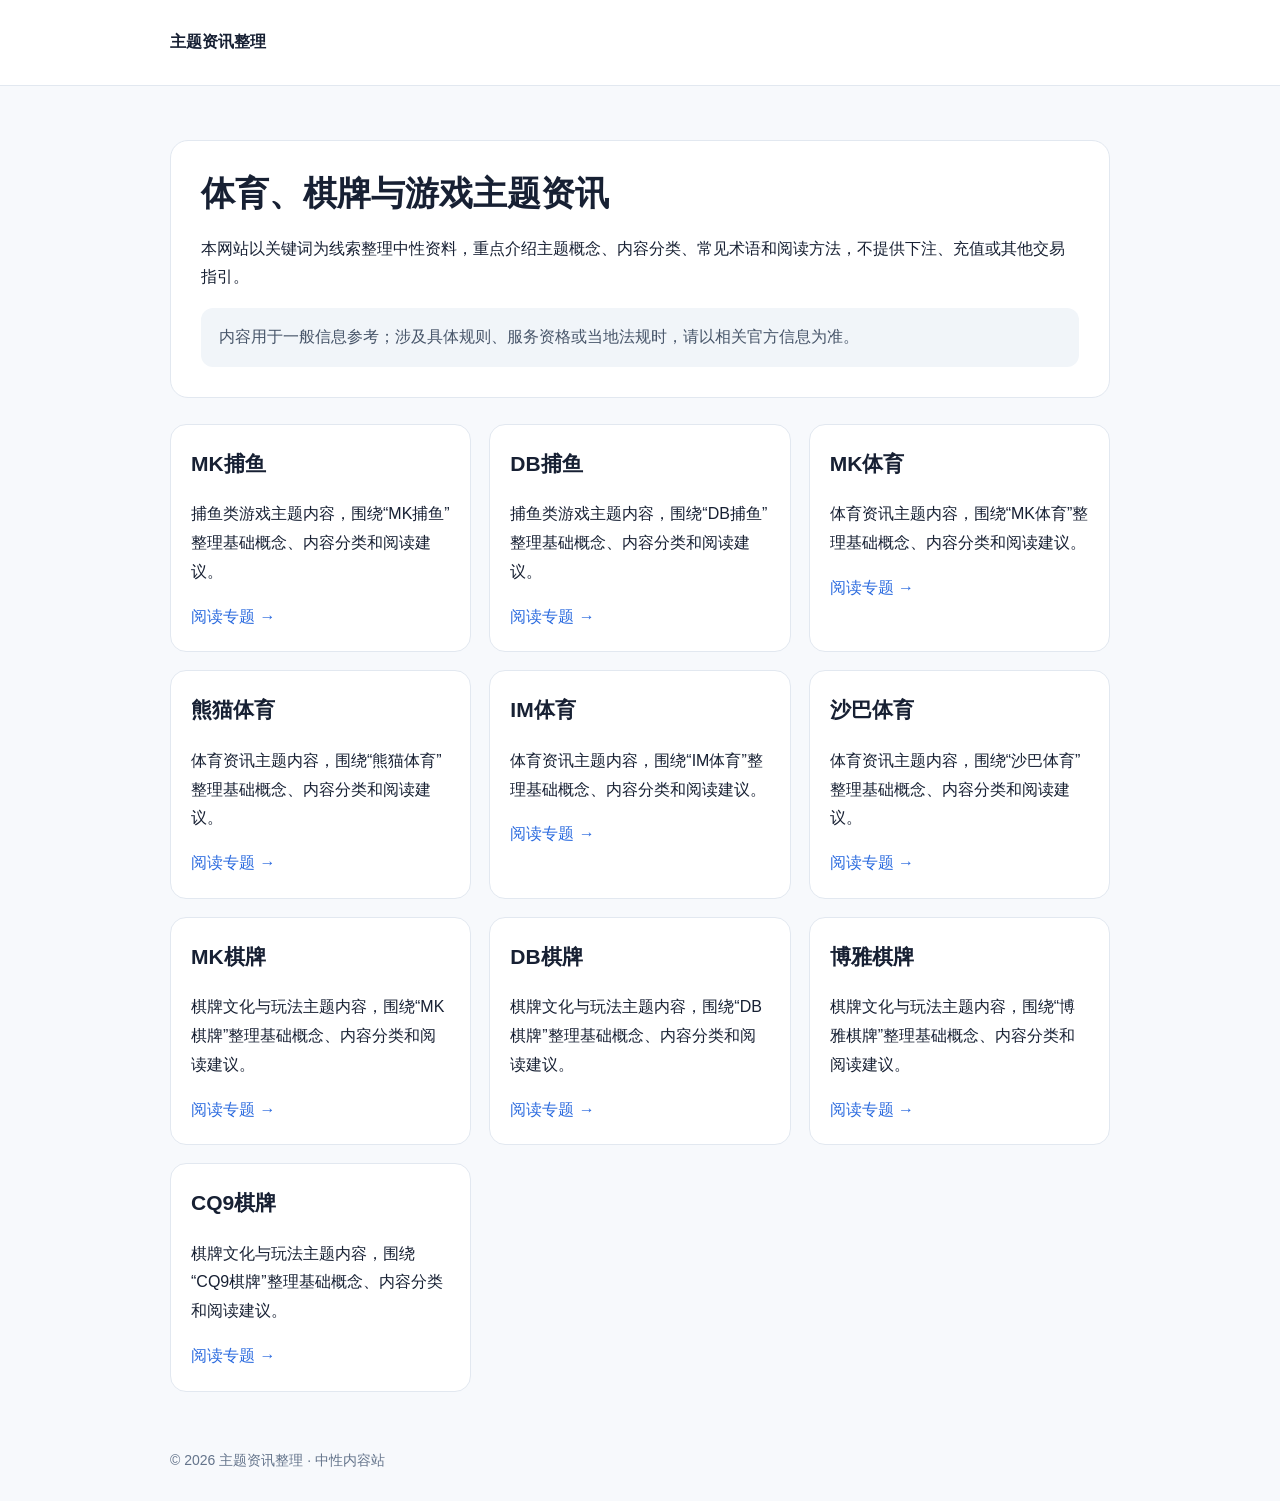
<file: github_neutral_seo_site/index.html>
<!doctype html><html lang="zh-CN"><head><meta charset="utf-8"><meta name="viewport" content="width=device-width,initial-scale=1"><title>体育、棋牌与游戏主题资讯整理</title><meta name="description" content="围绕体育、棋牌与游戏相关关键词整理的中性资讯专题。"><link rel="stylesheet" href="style.css"></head><body><header class="top"><div class="wrap"><strong>主题资讯整理</strong></div></header><main class="wrap"><section class="hero"><h1>体育、棋牌与游戏主题资讯</h1><p>本网站以关键词为线索整理中性资料，重点介绍主题概念、内容分类、常见术语和阅读方法，不提供下注、充值或其他交易指引。</p><div class="note">内容用于一般信息参考；涉及具体规则、服务资格或当地法规时，请以相关官方信息为准。</div></section><section class="grid"><article class="card"><h2>MK捕鱼</h2><p>捕鱼类游戏主题内容，围绕“MK捕鱼”整理基础概念、内容分类和阅读建议。</p><a href="articles/mk-buyu.html">阅读专题 →</a></article><article class="card"><h2>DB捕鱼</h2><p>捕鱼类游戏主题内容，围绕“DB捕鱼”整理基础概念、内容分类和阅读建议。</p><a href="articles/db-buyu.html">阅读专题 →</a></article><article class="card"><h2>MK体育</h2><p>体育资讯主题内容，围绕“MK体育”整理基础概念、内容分类和阅读建议。</p><a href="articles/mk-sports.html">阅读专题 →</a></article><article class="card"><h2>熊猫体育</h2><p>体育资讯主题内容，围绕“熊猫体育”整理基础概念、内容分类和阅读建议。</p><a href="articles/panda-sports.html">阅读专题 →</a></article><article class="card"><h2>IM体育</h2><p>体育资讯主题内容，围绕“IM体育”整理基础概念、内容分类和阅读建议。</p><a href="articles/im-sports.html">阅读专题 →</a></article><article class="card"><h2>沙巴体育</h2><p>体育资讯主题内容，围绕“沙巴体育”整理基础概念、内容分类和阅读建议。</p><a href="articles/shaba-sports.html">阅读专题 →</a></article><article class="card"><h2>MK棋牌</h2><p>棋牌文化与玩法主题内容，围绕“MK棋牌”整理基础概念、内容分类和阅读建议。</p><a href="articles/mk-card.html">阅读专题 →</a></article><article class="card"><h2>DB棋牌</h2><p>棋牌文化与玩法主题内容，围绕“DB棋牌”整理基础概念、内容分类和阅读建议。</p><a href="articles/db-card.html">阅读专题 →</a></article><article class="card"><h2>博雅棋牌</h2><p>棋牌文化与玩法主题内容，围绕“博雅棋牌”整理基础概念、内容分类和阅读建议。</p><a href="articles/boyaa-card.html">阅读专题 →</a></article><article class="card"><h2>CQ9棋牌</h2><p>棋牌文化与玩法主题内容，围绕“CQ9棋牌”整理基础概念、内容分类和阅读建议。</p><a href="articles/cq9-card.html">阅读专题 →</a></article></section></main><footer class="wrap">© 2026 主题资讯整理 · 中性内容站</footer></body></html>
</file>
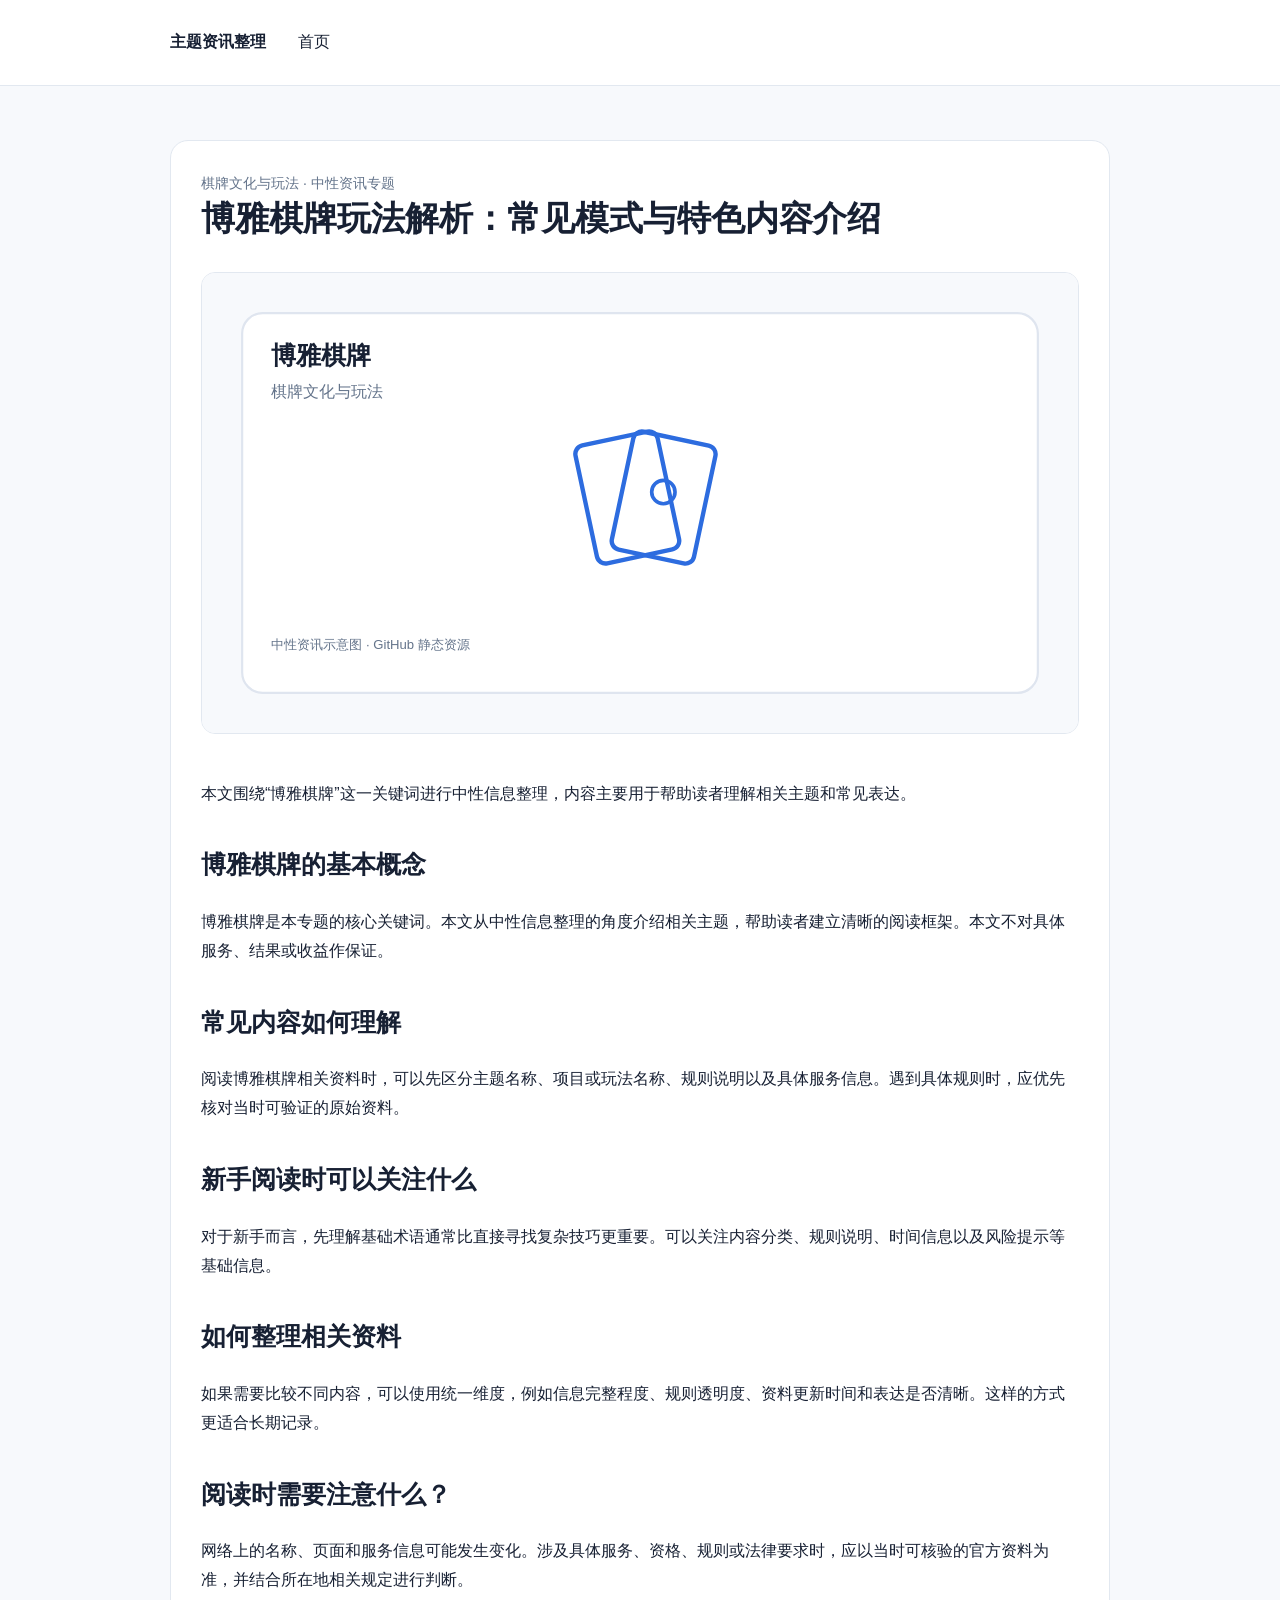
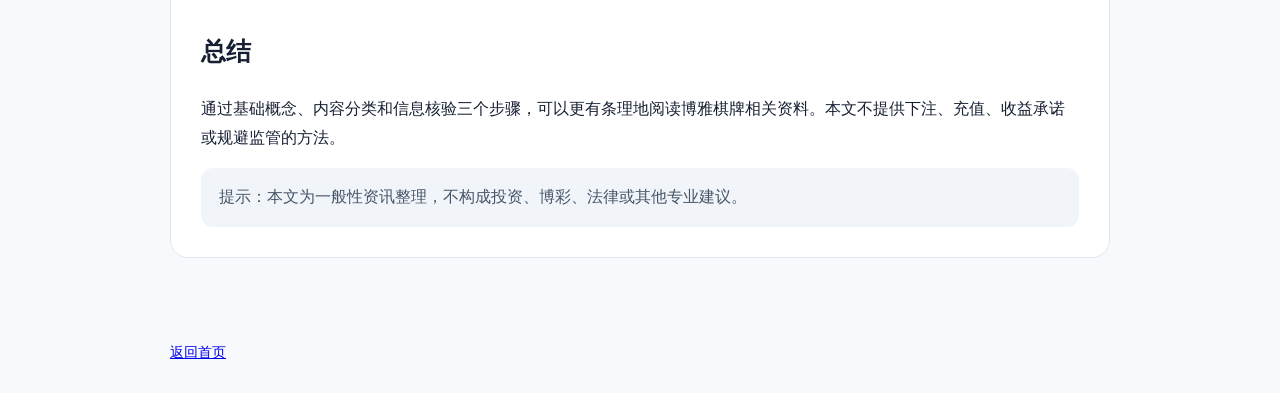
<file: github_neutral_seo_site/articles/boyaa-card.html>
<!doctype html><html lang="zh-CN"><head><meta charset="utf-8"><meta name="viewport" content="width=device-width,initial-scale=1"><title>博雅棋牌玩法解析：常见模式与特色内容介绍</title><meta name="description" content="博雅棋牌玩法解析：常见模式与特色内容介绍。从中性资讯角度整理博雅棋牌的基础概念、常见内容与阅读建议。"><link rel="stylesheet" href="../style.css"></head><body><header class="top"><div class="wrap"><strong>主题资讯整理</strong> <nav style="display:inline-block;margin-left:28px"><a href="../index.html">首页</a></nav></div></header><main class="wrap"><article class="article"><div class="meta">棋牌文化与玩法 · 中性资讯专题</div><h1>博雅棋牌玩法解析：常见模式与特色内容介绍</h1><img class="cover" src="../images/boyaa-card.svg" alt="博雅棋牌主题资讯示意图" loading="lazy"><p>本文围绕“博雅棋牌”这一关键词进行中性信息整理，内容主要用于帮助读者理解相关主题和常见表达。</p><h2>博雅棋牌的基本概念</h2><p>博雅棋牌是本专题的核心关键词。本文从中性信息整理的角度介绍相关主题，帮助读者建立清晰的阅读框架。本文不对具体服务、结果或收益作保证。</p><h2>常见内容如何理解</h2><p>阅读博雅棋牌相关资料时，可以先区分主题名称、项目或玩法名称、规则说明以及具体服务信息。遇到具体规则时，应优先核对当时可验证的原始资料。</p><h2>新手阅读时可以关注什么</h2><p>对于新手而言，先理解基础术语通常比直接寻找复杂技巧更重要。可以关注内容分类、规则说明、时间信息以及风险提示等基础信息。</p><h2>如何整理相关资料</h2><p>如果需要比较不同内容，可以使用统一维度，例如信息完整程度、规则透明度、资料更新时间和表达是否清晰。这样的方式更适合长期记录。</p><h2>阅读时需要注意什么？</h2><p>网络上的名称、页面和服务信息可能发生变化。涉及具体服务、资格、规则或法律要求时，应以当时可核验的官方资料为准，并结合所在地相关规定进行判断。</p><h2>总结</h2><p>通过基础概念、内容分类和信息核验三个步骤，可以更有条理地阅读博雅棋牌相关资料。本文不提供下注、充值、收益承诺或规避监管的方法。</p><div class="note">提示：本文为一般性资讯整理，不构成投资、博彩、法律或其他专业建议。</div></article></main><footer class="wrap"><a href="../index.html">返回首页</a></footer></body></html>
</file>
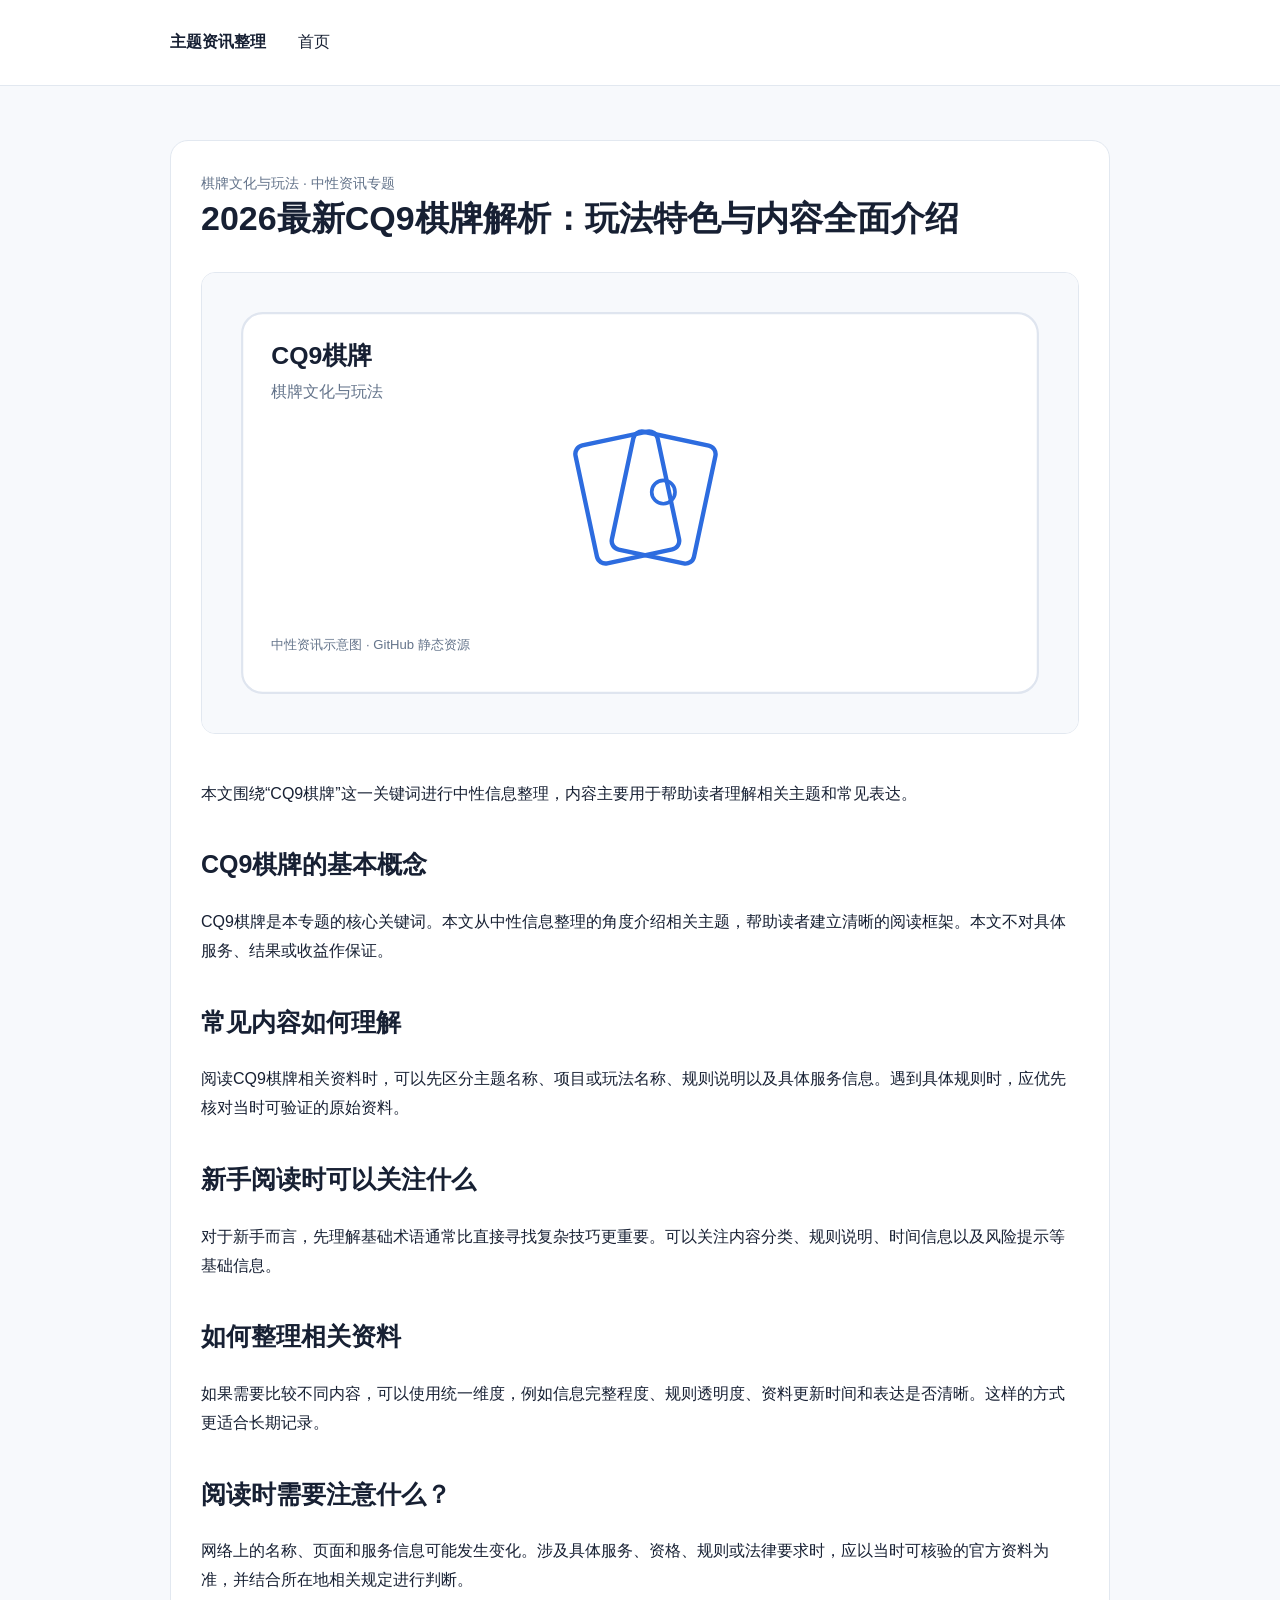
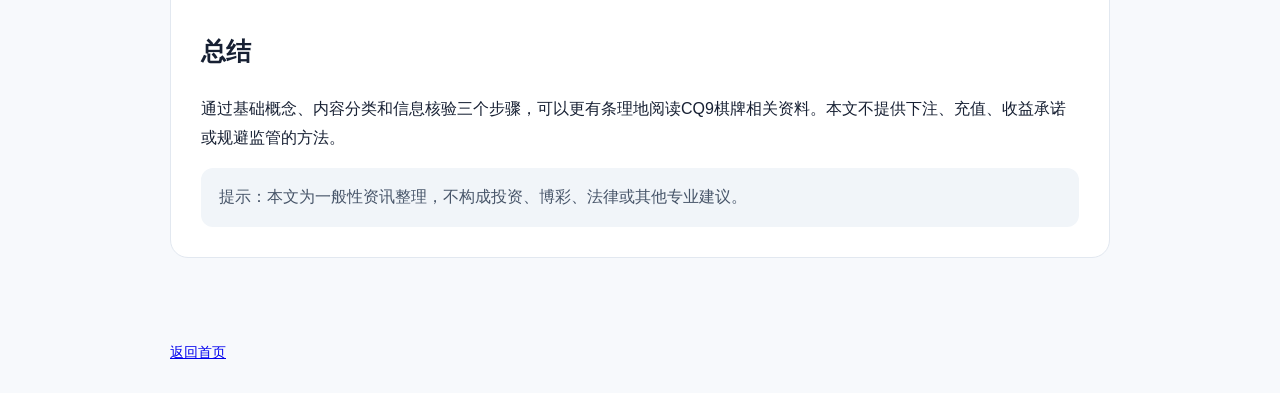
<file: github_neutral_seo_site/articles/cq9-card.html>
<!doctype html><html lang="zh-CN"><head><meta charset="utf-8"><meta name="viewport" content="width=device-width,initial-scale=1"><title>2026最新CQ9棋牌解析：玩法特色与内容全面介绍</title><meta name="description" content="2026最新CQ9棋牌解析：玩法特色与内容全面介绍。从中性资讯角度整理CQ9棋牌的基础概念、常见内容与阅读建议。"><link rel="stylesheet" href="../style.css"></head><body><header class="top"><div class="wrap"><strong>主题资讯整理</strong> <nav style="display:inline-block;margin-left:28px"><a href="../index.html">首页</a></nav></div></header><main class="wrap"><article class="article"><div class="meta">棋牌文化与玩法 · 中性资讯专题</div><h1>2026最新CQ9棋牌解析：玩法特色与内容全面介绍</h1><img class="cover" src="../images/cq9-card.svg" alt="CQ9棋牌主题资讯示意图" loading="lazy"><p>本文围绕“CQ9棋牌”这一关键词进行中性信息整理，内容主要用于帮助读者理解相关主题和常见表达。</p><h2>CQ9棋牌的基本概念</h2><p>CQ9棋牌是本专题的核心关键词。本文从中性信息整理的角度介绍相关主题，帮助读者建立清晰的阅读框架。本文不对具体服务、结果或收益作保证。</p><h2>常见内容如何理解</h2><p>阅读CQ9棋牌相关资料时，可以先区分主题名称、项目或玩法名称、规则说明以及具体服务信息。遇到具体规则时，应优先核对当时可验证的原始资料。</p><h2>新手阅读时可以关注什么</h2><p>对于新手而言，先理解基础术语通常比直接寻找复杂技巧更重要。可以关注内容分类、规则说明、时间信息以及风险提示等基础信息。</p><h2>如何整理相关资料</h2><p>如果需要比较不同内容，可以使用统一维度，例如信息完整程度、规则透明度、资料更新时间和表达是否清晰。这样的方式更适合长期记录。</p><h2>阅读时需要注意什么？</h2><p>网络上的名称、页面和服务信息可能发生变化。涉及具体服务、资格、规则或法律要求时，应以当时可核验的官方资料为准，并结合所在地相关规定进行判断。</p><h2>总结</h2><p>通过基础概念、内容分类和信息核验三个步骤，可以更有条理地阅读CQ9棋牌相关资料。本文不提供下注、充值、收益承诺或规避监管的方法。</p><div class="note">提示：本文为一般性资讯整理，不构成投资、博彩、法律或其他专业建议。</div></article></main><footer class="wrap"><a href="../index.html">返回首页</a></footer></body></html>
</file>
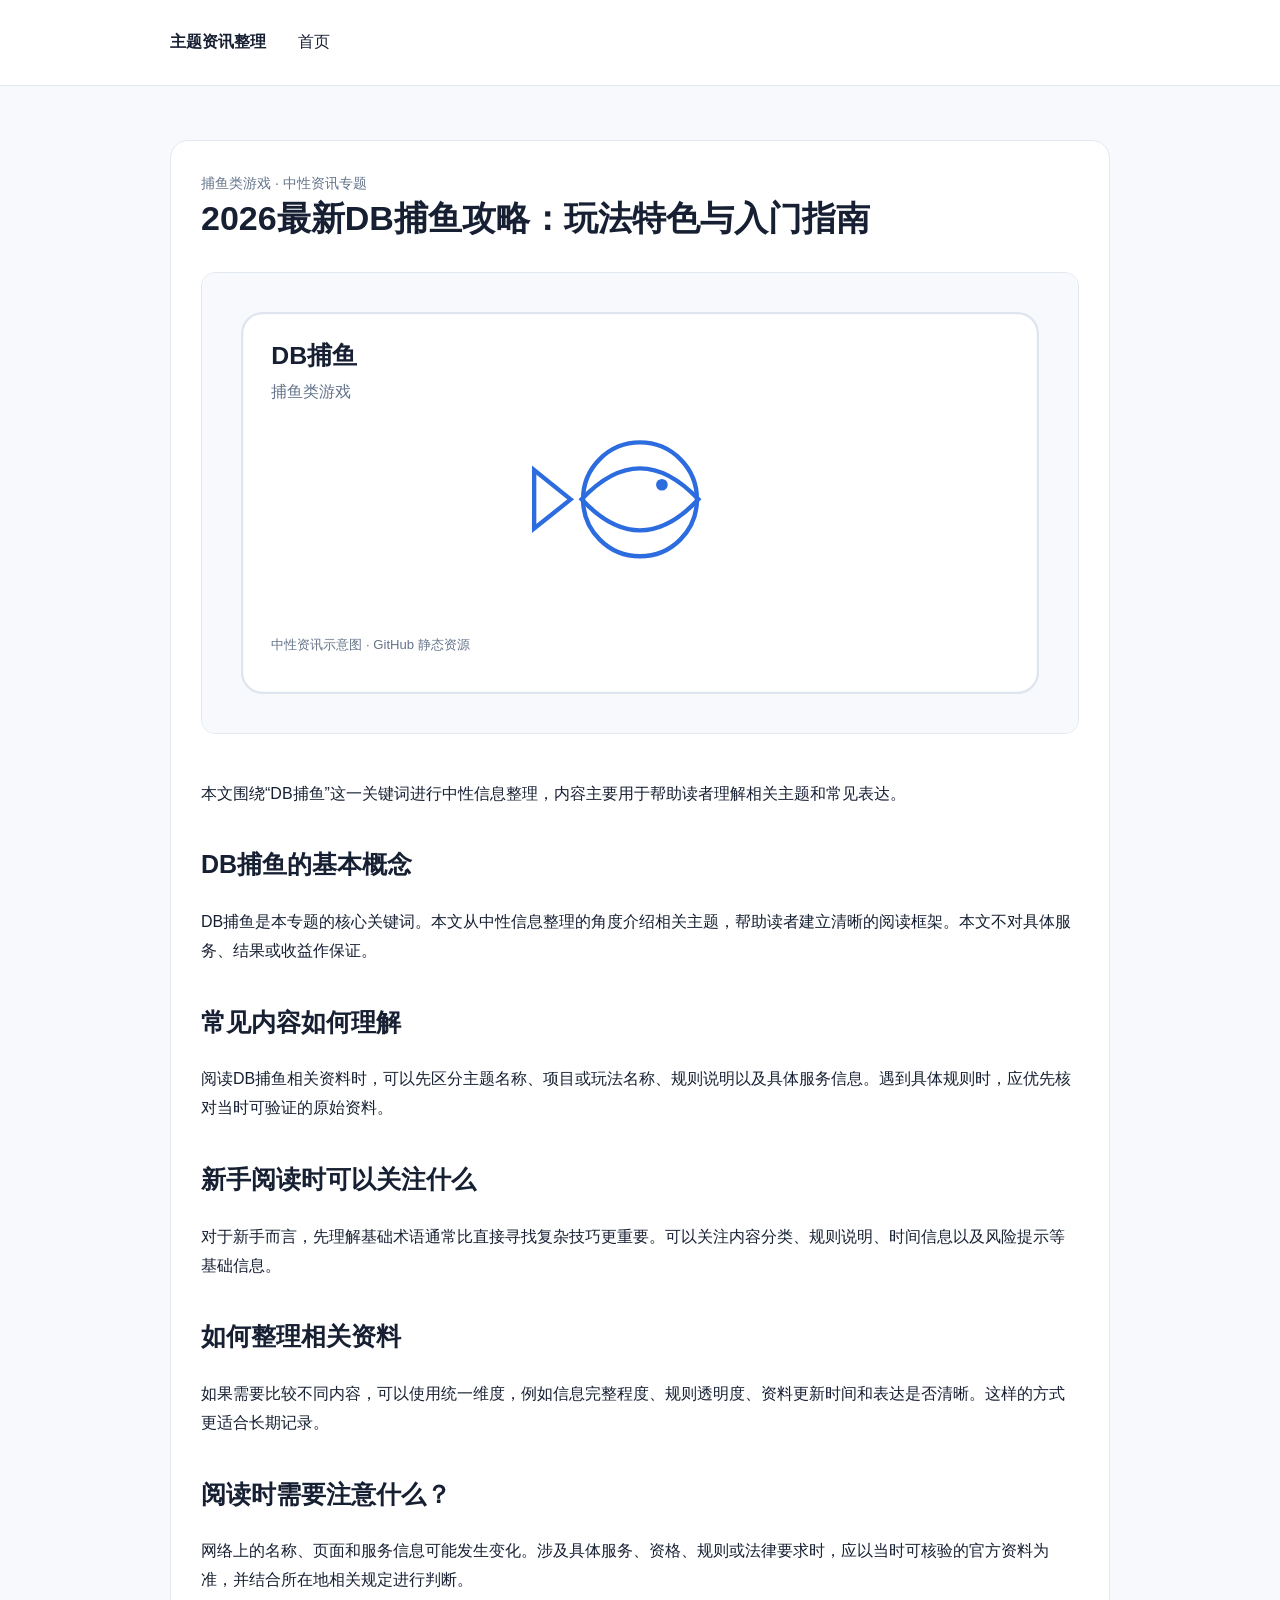
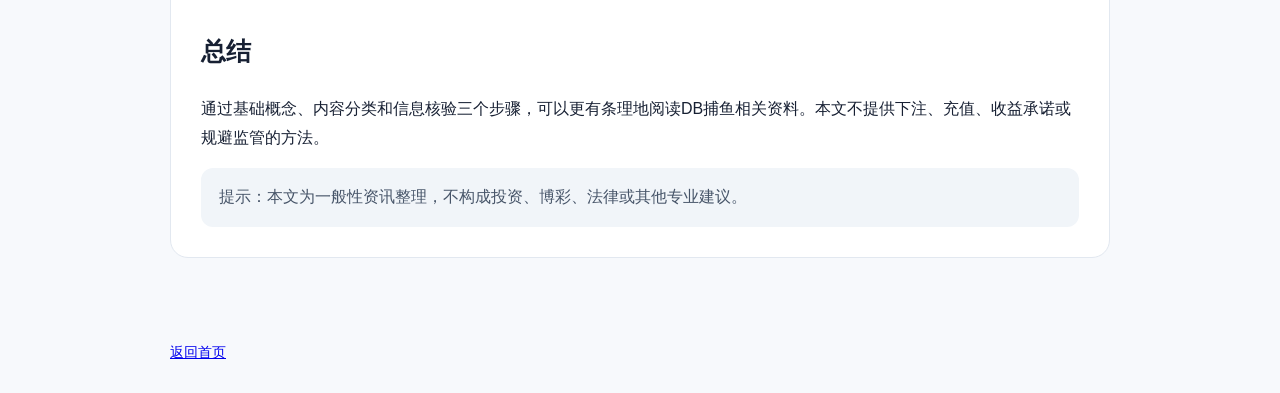
<file: github_neutral_seo_site/articles/db-buyu.html>
<!doctype html><html lang="zh-CN"><head><meta charset="utf-8"><meta name="viewport" content="width=device-width,initial-scale=1"><title>2026最新DB捕鱼攻略：玩法特色与入门指南</title><meta name="description" content="2026最新DB捕鱼攻略：玩法特色与入门指南。从中性资讯角度整理DB捕鱼的基础概念、常见内容与阅读建议。"><link rel="stylesheet" href="../style.css"></head><body><header class="top"><div class="wrap"><strong>主题资讯整理</strong> <nav style="display:inline-block;margin-left:28px"><a href="../index.html">首页</a></nav></div></header><main class="wrap"><article class="article"><div class="meta">捕鱼类游戏 · 中性资讯专题</div><h1>2026最新DB捕鱼攻略：玩法特色与入门指南</h1><img class="cover" src="../images/db-buyu.svg" alt="DB捕鱼主题资讯示意图" loading="lazy"><p>本文围绕“DB捕鱼”这一关键词进行中性信息整理，内容主要用于帮助读者理解相关主题和常见表达。</p><h2>DB捕鱼的基本概念</h2><p>DB捕鱼是本专题的核心关键词。本文从中性信息整理的角度介绍相关主题，帮助读者建立清晰的阅读框架。本文不对具体服务、结果或收益作保证。</p><h2>常见内容如何理解</h2><p>阅读DB捕鱼相关资料时，可以先区分主题名称、项目或玩法名称、规则说明以及具体服务信息。遇到具体规则时，应优先核对当时可验证的原始资料。</p><h2>新手阅读时可以关注什么</h2><p>对于新手而言，先理解基础术语通常比直接寻找复杂技巧更重要。可以关注内容分类、规则说明、时间信息以及风险提示等基础信息。</p><h2>如何整理相关资料</h2><p>如果需要比较不同内容，可以使用统一维度，例如信息完整程度、规则透明度、资料更新时间和表达是否清晰。这样的方式更适合长期记录。</p><h2>阅读时需要注意什么？</h2><p>网络上的名称、页面和服务信息可能发生变化。涉及具体服务、资格、规则或法律要求时，应以当时可核验的官方资料为准，并结合所在地相关规定进行判断。</p><h2>总结</h2><p>通过基础概念、内容分类和信息核验三个步骤，可以更有条理地阅读DB捕鱼相关资料。本文不提供下注、充值、收益承诺或规避监管的方法。</p><div class="note">提示：本文为一般性资讯整理，不构成投资、博彩、法律或其他专业建议。</div></article></main><footer class="wrap"><a href="../index.html">返回首页</a></footer></body></html>
</file>
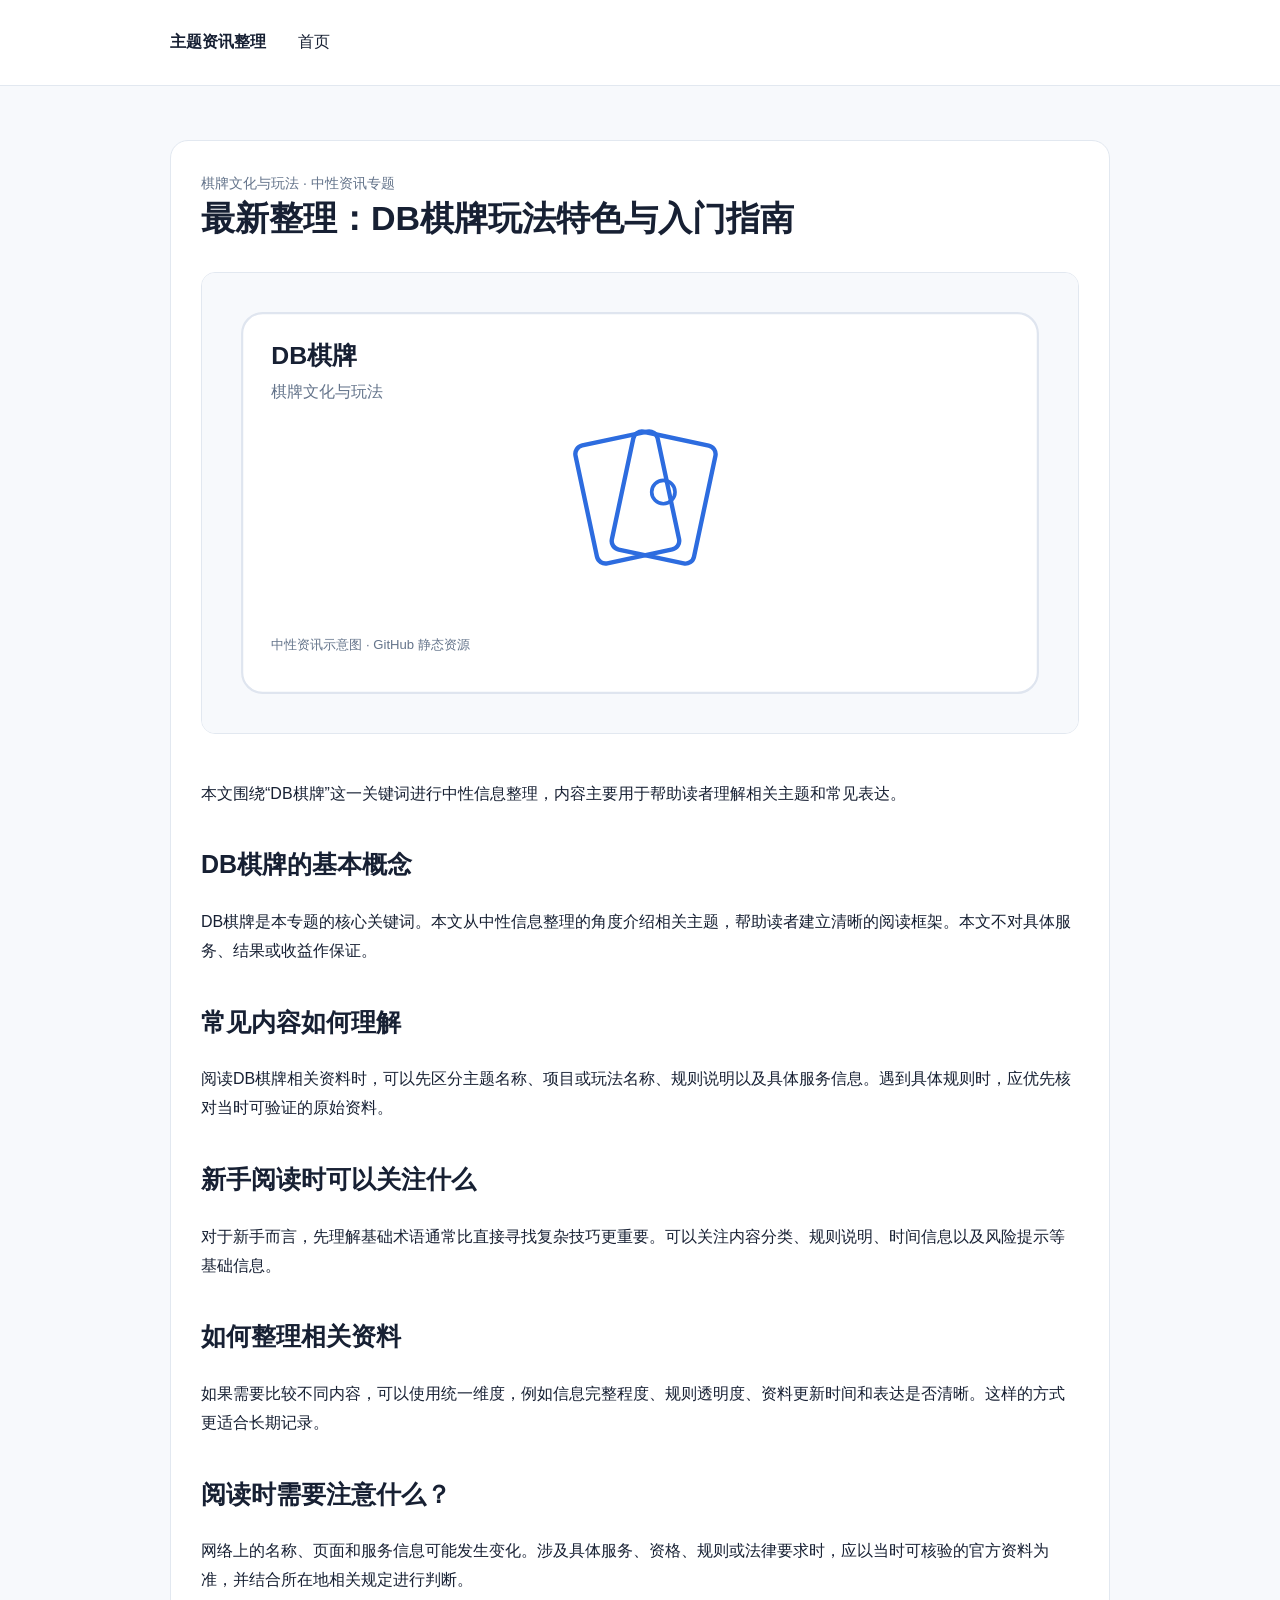
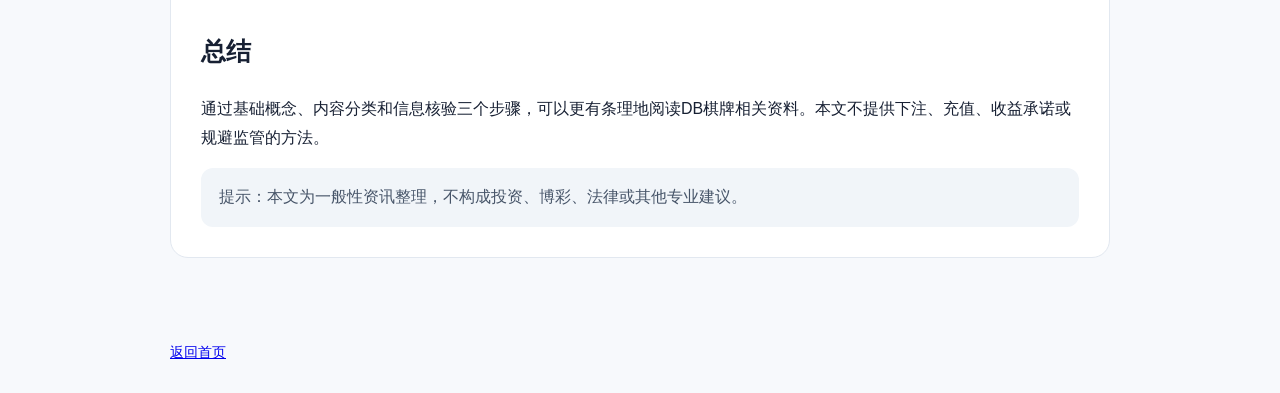
<file: github_neutral_seo_site/articles/db-card.html>
<!doctype html><html lang="zh-CN"><head><meta charset="utf-8"><meta name="viewport" content="width=device-width,initial-scale=1"><title>最新整理：DB棋牌玩法特色与入门指南</title><meta name="description" content="最新整理：DB棋牌玩法特色与入门指南。从中性资讯角度整理DB棋牌的基础概念、常见内容与阅读建议。"><link rel="stylesheet" href="../style.css"></head><body><header class="top"><div class="wrap"><strong>主题资讯整理</strong> <nav style="display:inline-block;margin-left:28px"><a href="../index.html">首页</a></nav></div></header><main class="wrap"><article class="article"><div class="meta">棋牌文化与玩法 · 中性资讯专题</div><h1>最新整理：DB棋牌玩法特色与入门指南</h1><img class="cover" src="../images/db-card.svg" alt="DB棋牌主题资讯示意图" loading="lazy"><p>本文围绕“DB棋牌”这一关键词进行中性信息整理，内容主要用于帮助读者理解相关主题和常见表达。</p><h2>DB棋牌的基本概念</h2><p>DB棋牌是本专题的核心关键词。本文从中性信息整理的角度介绍相关主题，帮助读者建立清晰的阅读框架。本文不对具体服务、结果或收益作保证。</p><h2>常见内容如何理解</h2><p>阅读DB棋牌相关资料时，可以先区分主题名称、项目或玩法名称、规则说明以及具体服务信息。遇到具体规则时，应优先核对当时可验证的原始资料。</p><h2>新手阅读时可以关注什么</h2><p>对于新手而言，先理解基础术语通常比直接寻找复杂技巧更重要。可以关注内容分类、规则说明、时间信息以及风险提示等基础信息。</p><h2>如何整理相关资料</h2><p>如果需要比较不同内容，可以使用统一维度，例如信息完整程度、规则透明度、资料更新时间和表达是否清晰。这样的方式更适合长期记录。</p><h2>阅读时需要注意什么？</h2><p>网络上的名称、页面和服务信息可能发生变化。涉及具体服务、资格、规则或法律要求时，应以当时可核验的官方资料为准，并结合所在地相关规定进行判断。</p><h2>总结</h2><p>通过基础概念、内容分类和信息核验三个步骤，可以更有条理地阅读DB棋牌相关资料。本文不提供下注、充值、收益承诺或规避监管的方法。</p><div class="note">提示：本文为一般性资讯整理，不构成投资、博彩、法律或其他专业建议。</div></article></main><footer class="wrap"><a href="../index.html">返回首页</a></footer></body></html>
</file>
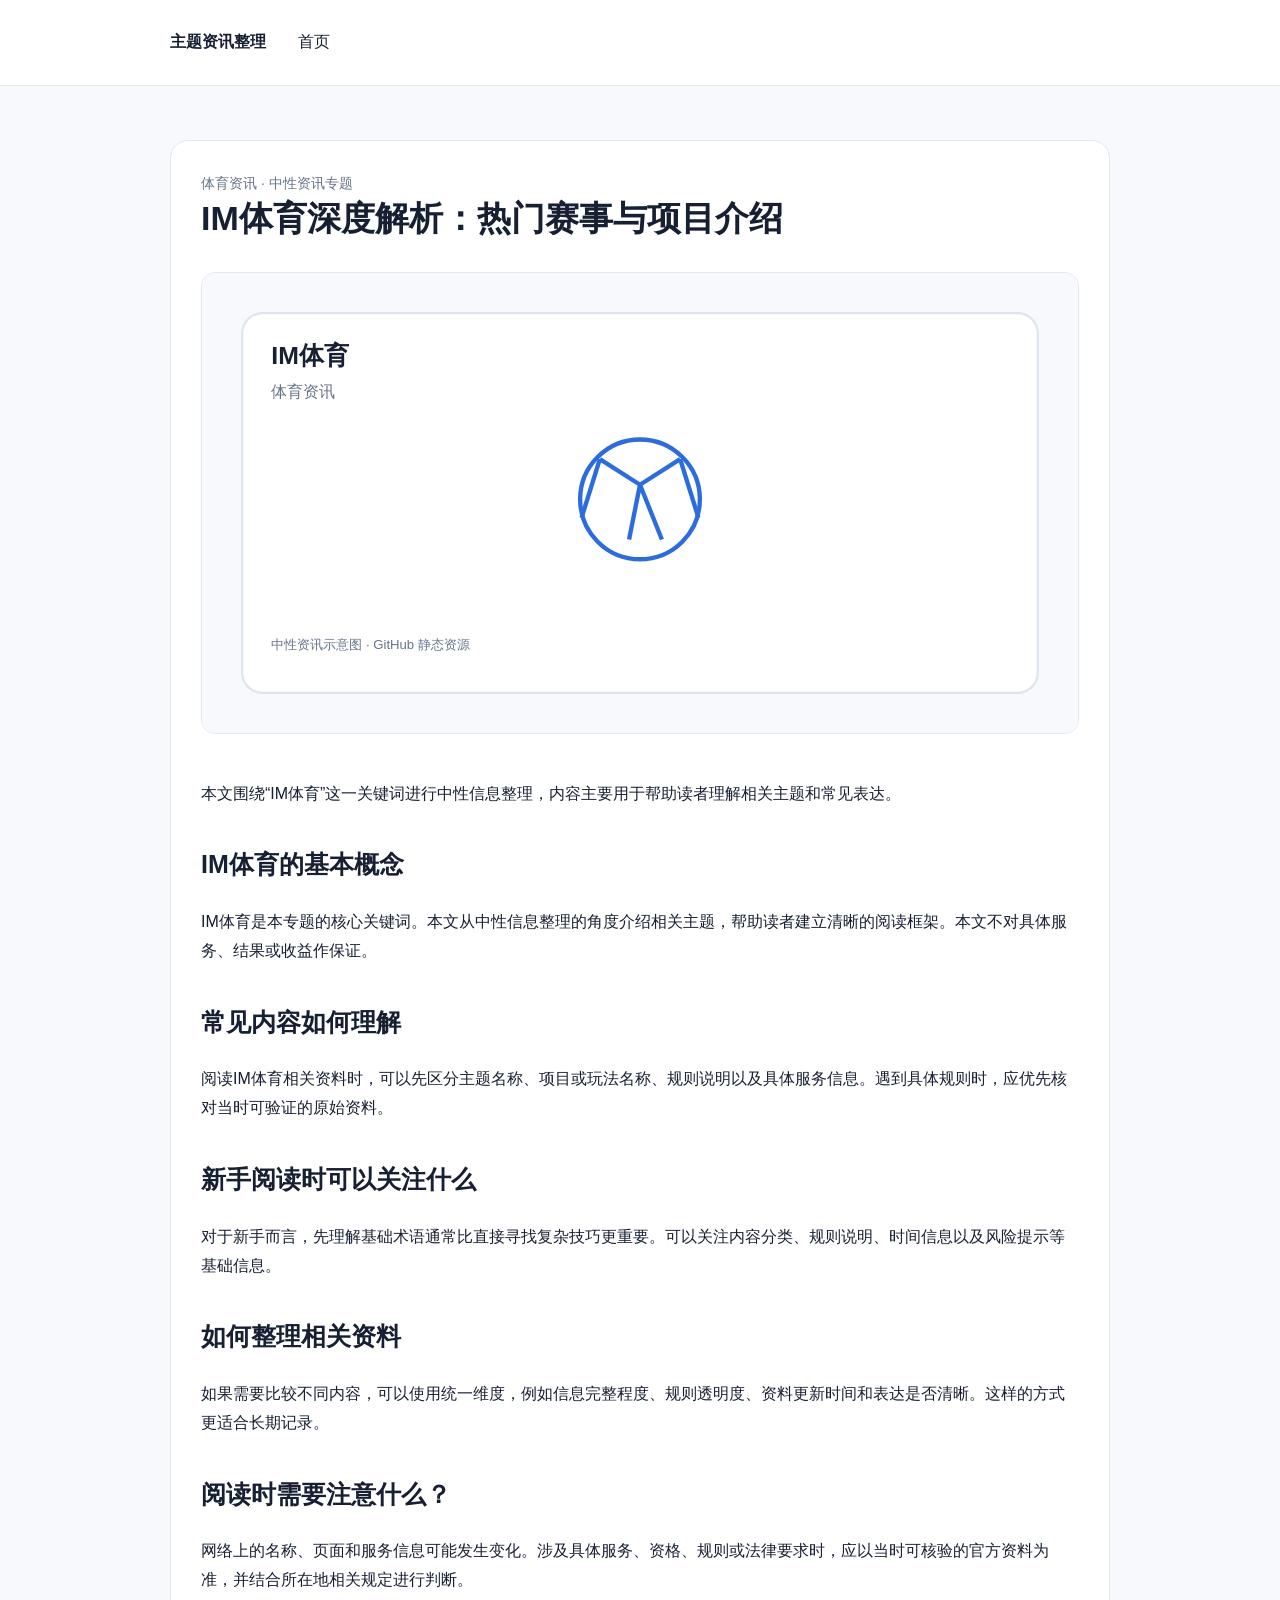
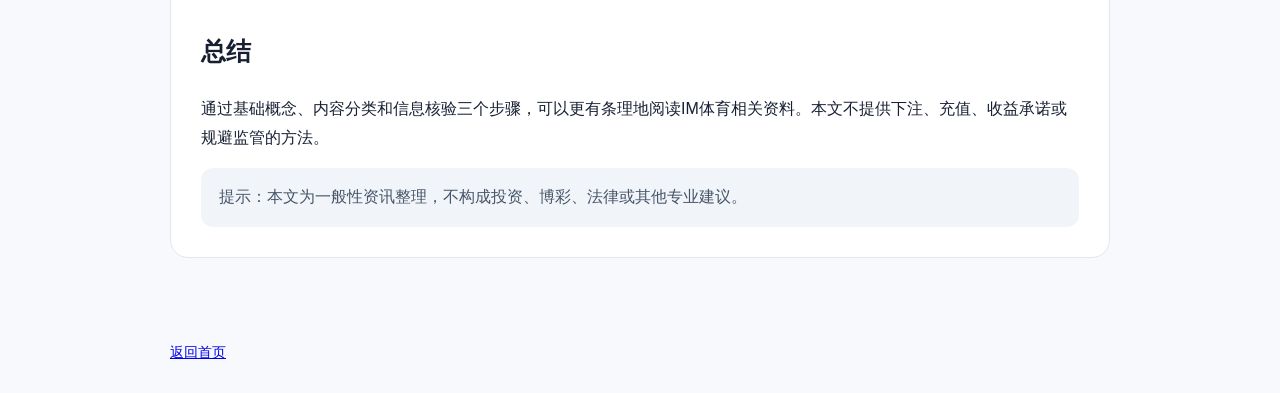
<file: github_neutral_seo_site/articles/im-sports.html>
<!doctype html><html lang="zh-CN"><head><meta charset="utf-8"><meta name="viewport" content="width=device-width,initial-scale=1"><title>IM体育深度解析：热门赛事与项目介绍</title><meta name="description" content="IM体育深度解析：热门赛事与项目介绍。从中性资讯角度整理IM体育的基础概念、常见内容与阅读建议。"><link rel="stylesheet" href="../style.css"></head><body><header class="top"><div class="wrap"><strong>主题资讯整理</strong> <nav style="display:inline-block;margin-left:28px"><a href="../index.html">首页</a></nav></div></header><main class="wrap"><article class="article"><div class="meta">体育资讯 · 中性资讯专题</div><h1>IM体育深度解析：热门赛事与项目介绍</h1><img class="cover" src="../images/im-sports.svg" alt="IM体育主题资讯示意图" loading="lazy"><p>本文围绕“IM体育”这一关键词进行中性信息整理，内容主要用于帮助读者理解相关主题和常见表达。</p><h2>IM体育的基本概念</h2><p>IM体育是本专题的核心关键词。本文从中性信息整理的角度介绍相关主题，帮助读者建立清晰的阅读框架。本文不对具体服务、结果或收益作保证。</p><h2>常见内容如何理解</h2><p>阅读IM体育相关资料时，可以先区分主题名称、项目或玩法名称、规则说明以及具体服务信息。遇到具体规则时，应优先核对当时可验证的原始资料。</p><h2>新手阅读时可以关注什么</h2><p>对于新手而言，先理解基础术语通常比直接寻找复杂技巧更重要。可以关注内容分类、规则说明、时间信息以及风险提示等基础信息。</p><h2>如何整理相关资料</h2><p>如果需要比较不同内容，可以使用统一维度，例如信息完整程度、规则透明度、资料更新时间和表达是否清晰。这样的方式更适合长期记录。</p><h2>阅读时需要注意什么？</h2><p>网络上的名称、页面和服务信息可能发生变化。涉及具体服务、资格、规则或法律要求时，应以当时可核验的官方资料为准，并结合所在地相关规定进行判断。</p><h2>总结</h2><p>通过基础概念、内容分类和信息核验三个步骤，可以更有条理地阅读IM体育相关资料。本文不提供下注、充值、收益承诺或规避监管的方法。</p><div class="note">提示：本文为一般性资讯整理，不构成投资、博彩、法律或其他专业建议。</div></article></main><footer class="wrap"><a href="../index.html">返回首页</a></footer></body></html>
</file>
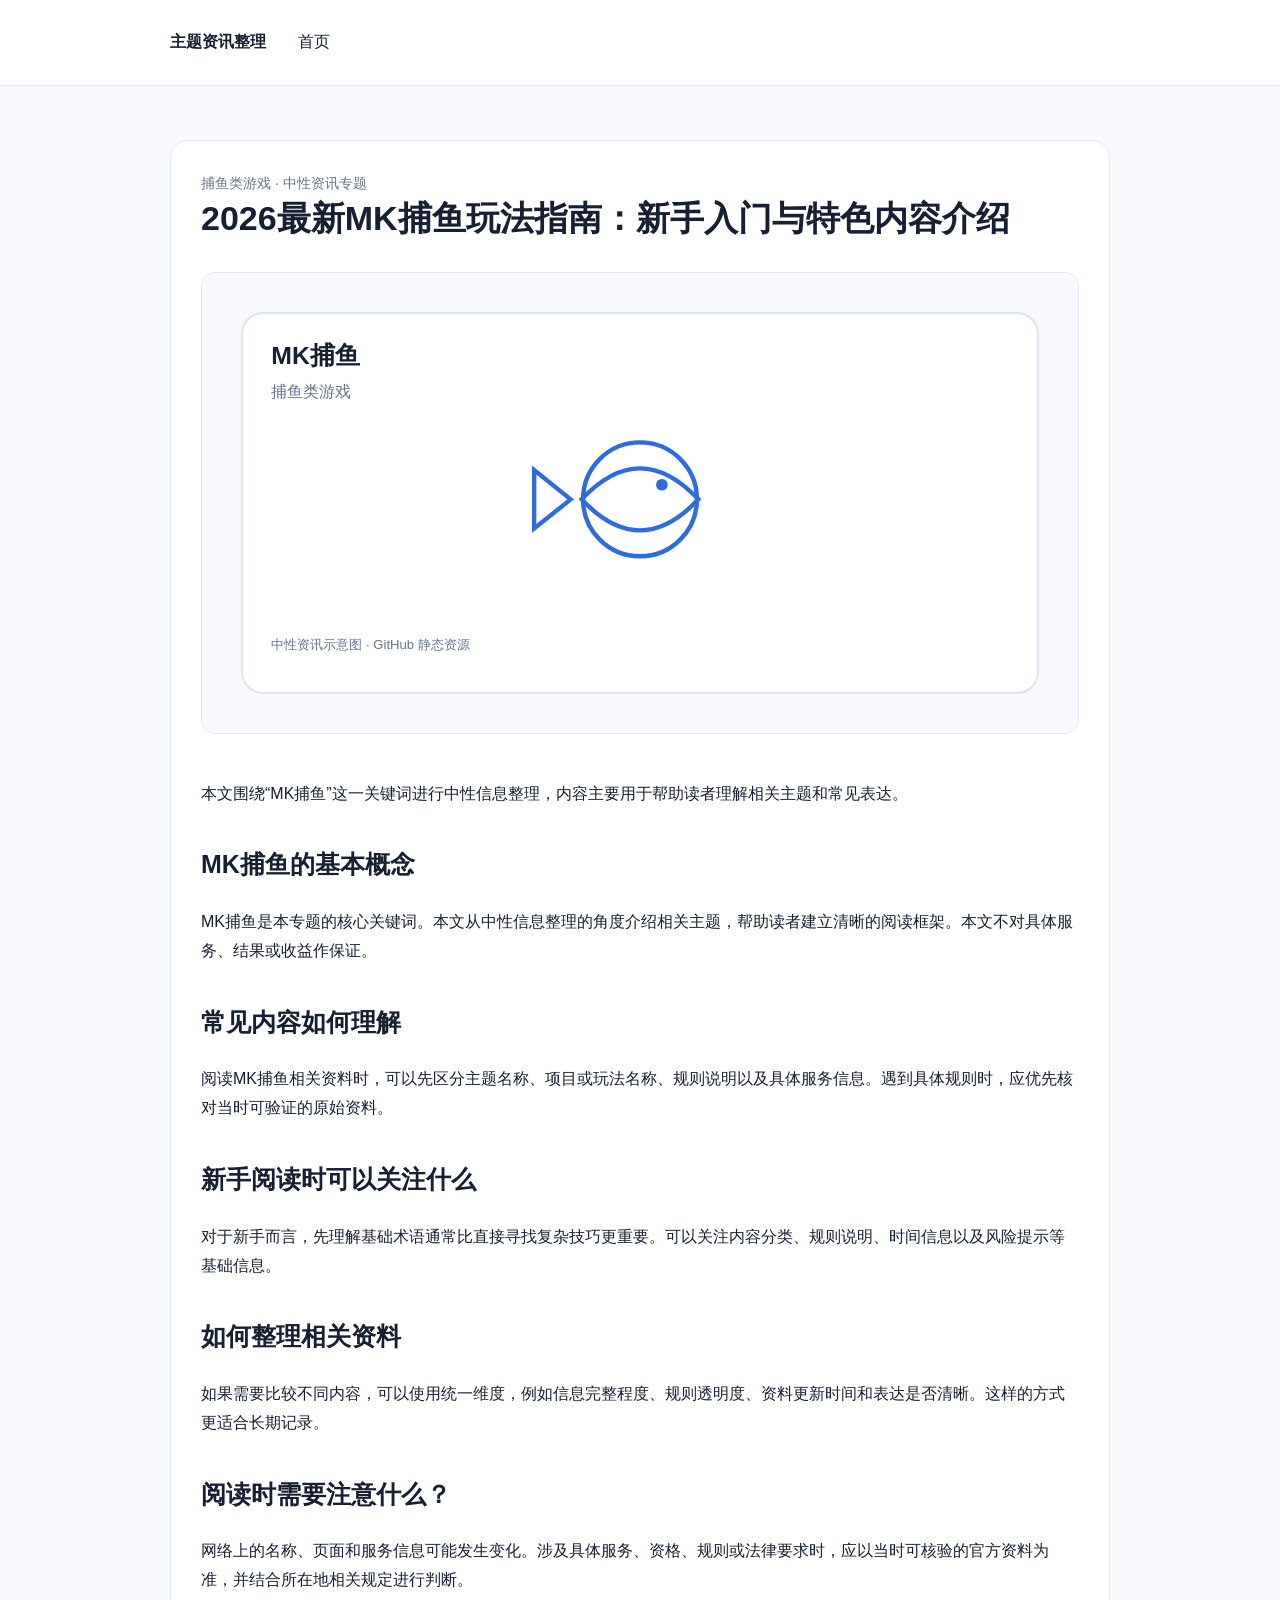
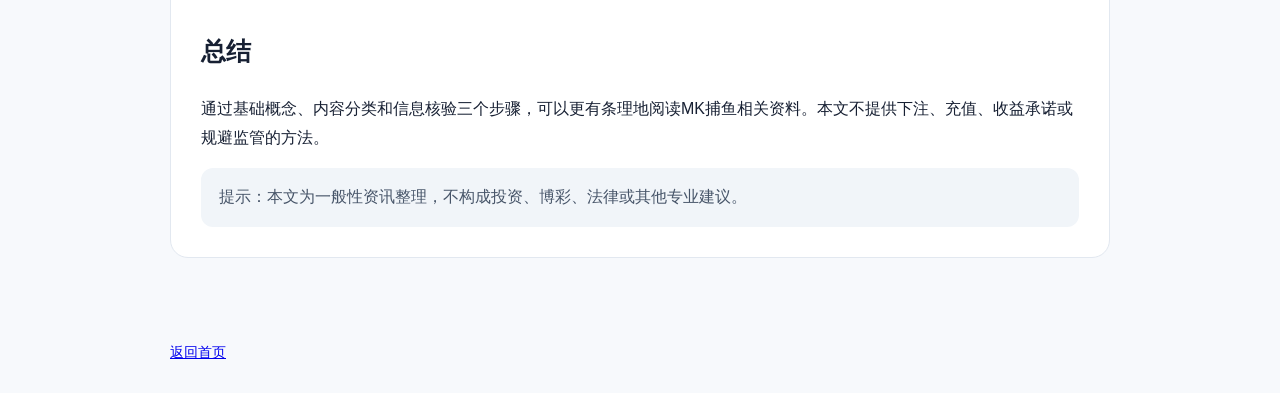
<file: github_neutral_seo_site/articles/mk-buyu.html>
<!doctype html><html lang="zh-CN"><head><meta charset="utf-8"><meta name="viewport" content="width=device-width,initial-scale=1"><title>2026最新MK捕鱼玩法指南：新手入门与特色内容介绍</title><meta name="description" content="2026最新MK捕鱼玩法指南：新手入门与特色内容介绍。从中性资讯角度整理MK捕鱼的基础概念、常见内容与阅读建议。"><link rel="stylesheet" href="../style.css"></head><body><header class="top"><div class="wrap"><strong>主题资讯整理</strong> <nav style="display:inline-block;margin-left:28px"><a href="../index.html">首页</a></nav></div></header><main class="wrap"><article class="article"><div class="meta">捕鱼类游戏 · 中性资讯专题</div><h1>2026最新MK捕鱼玩法指南：新手入门与特色内容介绍</h1><img class="cover" src="../images/mk-buyu.svg" alt="MK捕鱼主题资讯示意图" loading="lazy"><p>本文围绕“MK捕鱼”这一关键词进行中性信息整理，内容主要用于帮助读者理解相关主题和常见表达。</p><h2>MK捕鱼的基本概念</h2><p>MK捕鱼是本专题的核心关键词。本文从中性信息整理的角度介绍相关主题，帮助读者建立清晰的阅读框架。本文不对具体服务、结果或收益作保证。</p><h2>常见内容如何理解</h2><p>阅读MK捕鱼相关资料时，可以先区分主题名称、项目或玩法名称、规则说明以及具体服务信息。遇到具体规则时，应优先核对当时可验证的原始资料。</p><h2>新手阅读时可以关注什么</h2><p>对于新手而言，先理解基础术语通常比直接寻找复杂技巧更重要。可以关注内容分类、规则说明、时间信息以及风险提示等基础信息。</p><h2>如何整理相关资料</h2><p>如果需要比较不同内容，可以使用统一维度，例如信息完整程度、规则透明度、资料更新时间和表达是否清晰。这样的方式更适合长期记录。</p><h2>阅读时需要注意什么？</h2><p>网络上的名称、页面和服务信息可能发生变化。涉及具体服务、资格、规则或法律要求时，应以当时可核验的官方资料为准，并结合所在地相关规定进行判断。</p><h2>总结</h2><p>通过基础概念、内容分类和信息核验三个步骤，可以更有条理地阅读MK捕鱼相关资料。本文不提供下注、充值、收益承诺或规避监管的方法。</p><div class="note">提示：本文为一般性资讯整理，不构成投资、博彩、法律或其他专业建议。</div></article></main><footer class="wrap"><a href="../index.html">返回首页</a></footer></body></html>
</file>
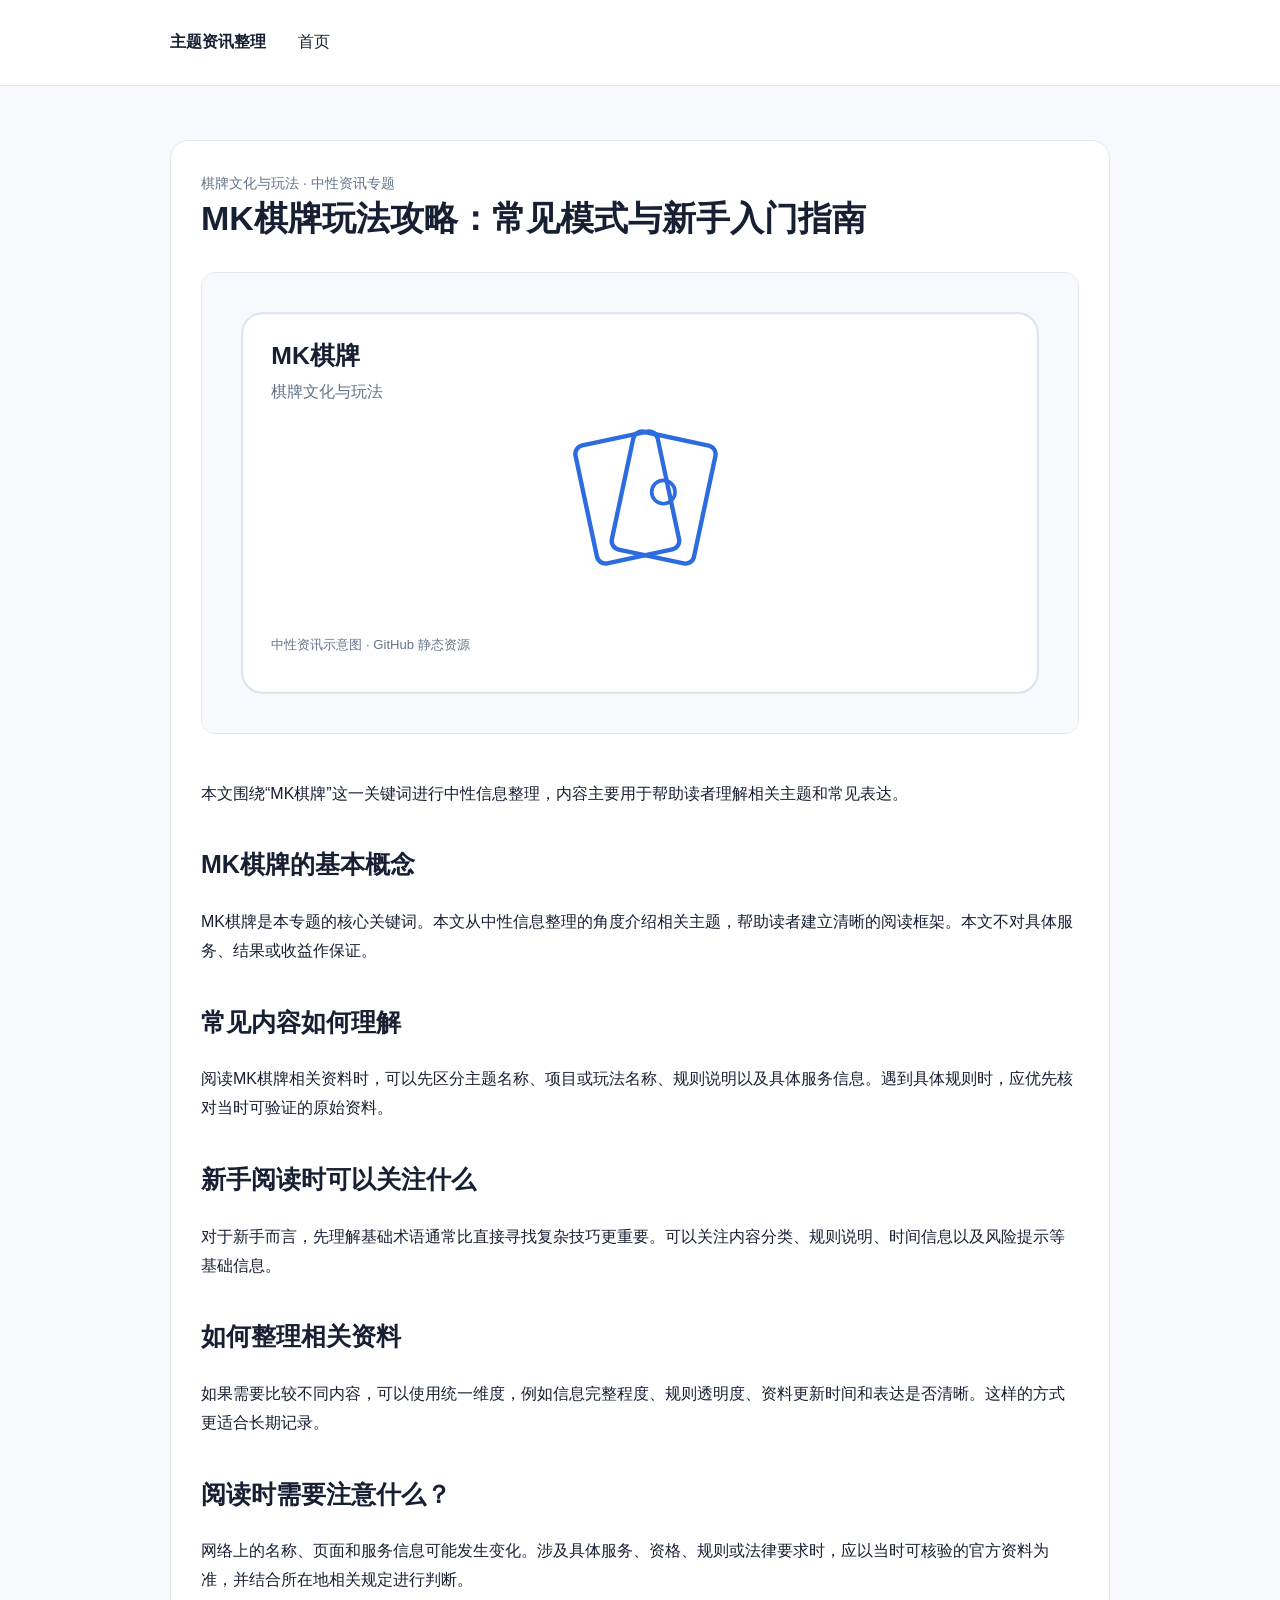
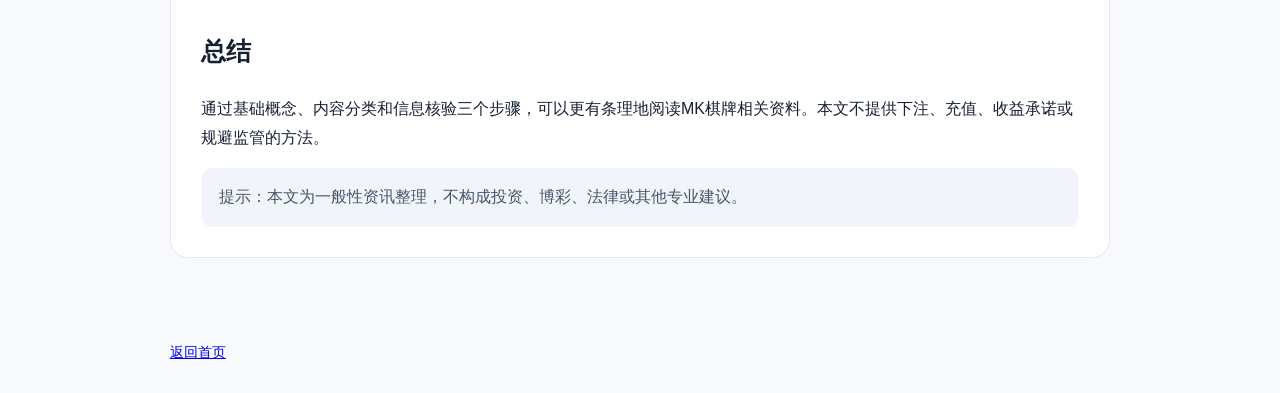
<file: github_neutral_seo_site/articles/mk-card.html>
<!doctype html><html lang="zh-CN"><head><meta charset="utf-8"><meta name="viewport" content="width=device-width,initial-scale=1"><title>MK棋牌玩法攻略：常见模式与新手入门指南</title><meta name="description" content="MK棋牌玩法攻略：常见模式与新手入门指南。从中性资讯角度整理MK棋牌的基础概念、常见内容与阅读建议。"><link rel="stylesheet" href="../style.css"></head><body><header class="top"><div class="wrap"><strong>主题资讯整理</strong> <nav style="display:inline-block;margin-left:28px"><a href="../index.html">首页</a></nav></div></header><main class="wrap"><article class="article"><div class="meta">棋牌文化与玩法 · 中性资讯专题</div><h1>MK棋牌玩法攻略：常见模式与新手入门指南</h1><img class="cover" src="../images/mk-card.svg" alt="MK棋牌主题资讯示意图" loading="lazy"><p>本文围绕“MK棋牌”这一关键词进行中性信息整理，内容主要用于帮助读者理解相关主题和常见表达。</p><h2>MK棋牌的基本概念</h2><p>MK棋牌是本专题的核心关键词。本文从中性信息整理的角度介绍相关主题，帮助读者建立清晰的阅读框架。本文不对具体服务、结果或收益作保证。</p><h2>常见内容如何理解</h2><p>阅读MK棋牌相关资料时，可以先区分主题名称、项目或玩法名称、规则说明以及具体服务信息。遇到具体规则时，应优先核对当时可验证的原始资料。</p><h2>新手阅读时可以关注什么</h2><p>对于新手而言，先理解基础术语通常比直接寻找复杂技巧更重要。可以关注内容分类、规则说明、时间信息以及风险提示等基础信息。</p><h2>如何整理相关资料</h2><p>如果需要比较不同内容，可以使用统一维度，例如信息完整程度、规则透明度、资料更新时间和表达是否清晰。这样的方式更适合长期记录。</p><h2>阅读时需要注意什么？</h2><p>网络上的名称、页面和服务信息可能发生变化。涉及具体服务、资格、规则或法律要求时，应以当时可核验的官方资料为准，并结合所在地相关规定进行判断。</p><h2>总结</h2><p>通过基础概念、内容分类和信息核验三个步骤，可以更有条理地阅读MK棋牌相关资料。本文不提供下注、充值、收益承诺或规避监管的方法。</p><div class="note">提示：本文为一般性资讯整理，不构成投资、博彩、法律或其他专业建议。</div></article></main><footer class="wrap"><a href="../index.html">返回首页</a></footer></body></html>
</file>
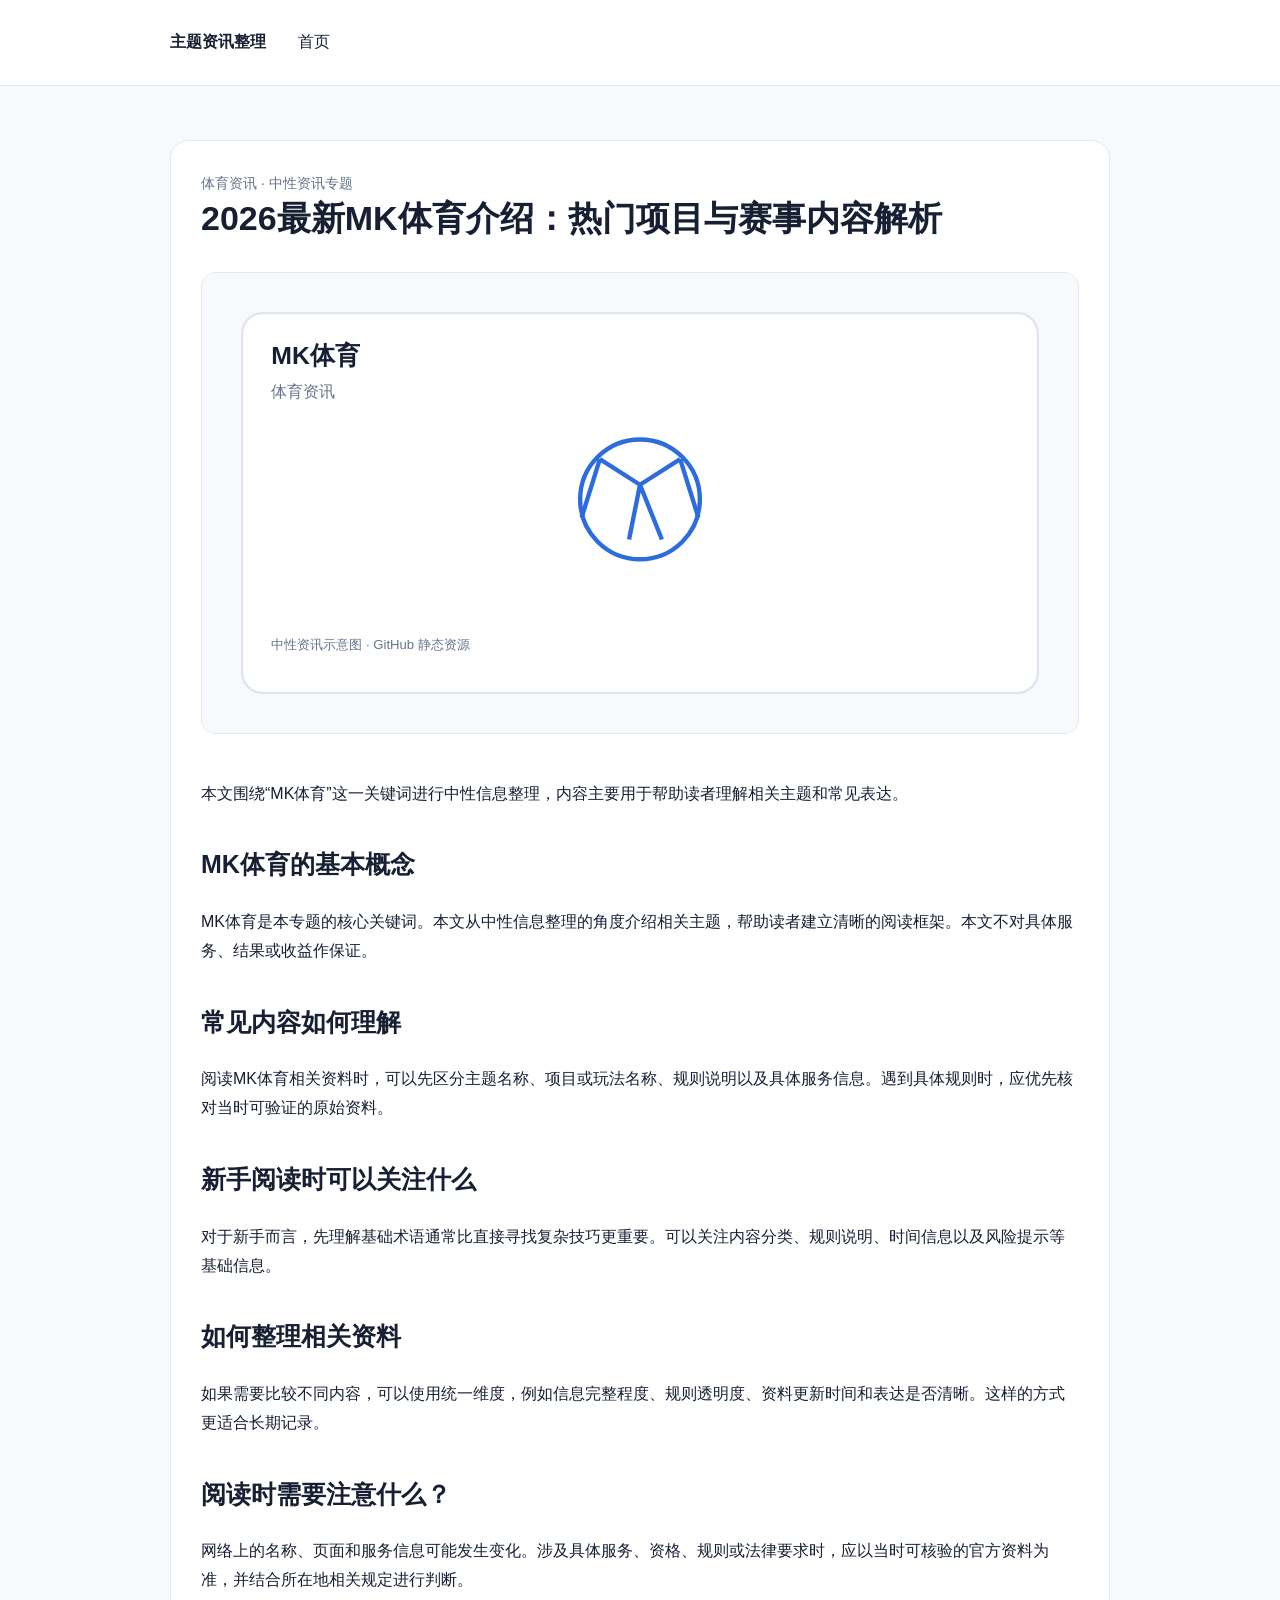
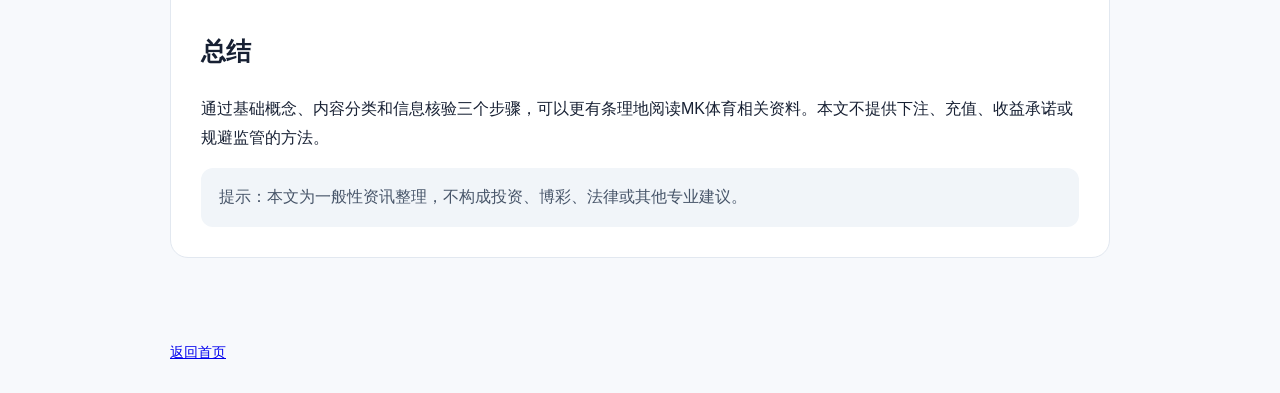
<file: github_neutral_seo_site/articles/mk-sports.html>
<!doctype html><html lang="zh-CN"><head><meta charset="utf-8"><meta name="viewport" content="width=device-width,initial-scale=1"><title>2026最新MK体育介绍：热门项目与赛事内容解析</title><meta name="description" content="2026最新MK体育介绍：热门项目与赛事内容解析。从中性资讯角度整理MK体育的基础概念、常见内容与阅读建议。"><link rel="stylesheet" href="../style.css"></head><body><header class="top"><div class="wrap"><strong>主题资讯整理</strong> <nav style="display:inline-block;margin-left:28px"><a href="../index.html">首页</a></nav></div></header><main class="wrap"><article class="article"><div class="meta">体育资讯 · 中性资讯专题</div><h1>2026最新MK体育介绍：热门项目与赛事内容解析</h1><img class="cover" src="../images/mk-sports.svg" alt="MK体育主题资讯示意图" loading="lazy"><p>本文围绕“MK体育”这一关键词进行中性信息整理，内容主要用于帮助读者理解相关主题和常见表达。</p><h2>MK体育的基本概念</h2><p>MK体育是本专题的核心关键词。本文从中性信息整理的角度介绍相关主题，帮助读者建立清晰的阅读框架。本文不对具体服务、结果或收益作保证。</p><h2>常见内容如何理解</h2><p>阅读MK体育相关资料时，可以先区分主题名称、项目或玩法名称、规则说明以及具体服务信息。遇到具体规则时，应优先核对当时可验证的原始资料。</p><h2>新手阅读时可以关注什么</h2><p>对于新手而言，先理解基础术语通常比直接寻找复杂技巧更重要。可以关注内容分类、规则说明、时间信息以及风险提示等基础信息。</p><h2>如何整理相关资料</h2><p>如果需要比较不同内容，可以使用统一维度，例如信息完整程度、规则透明度、资料更新时间和表达是否清晰。这样的方式更适合长期记录。</p><h2>阅读时需要注意什么？</h2><p>网络上的名称、页面和服务信息可能发生变化。涉及具体服务、资格、规则或法律要求时，应以当时可核验的官方资料为准，并结合所在地相关规定进行判断。</p><h2>总结</h2><p>通过基础概念、内容分类和信息核验三个步骤，可以更有条理地阅读MK体育相关资料。本文不提供下注、充值、收益承诺或规避监管的方法。</p><div class="note">提示：本文为一般性资讯整理，不构成投资、博彩、法律或其他专业建议。</div></article></main><footer class="wrap"><a href="../index.html">返回首页</a></footer></body></html>
</file>
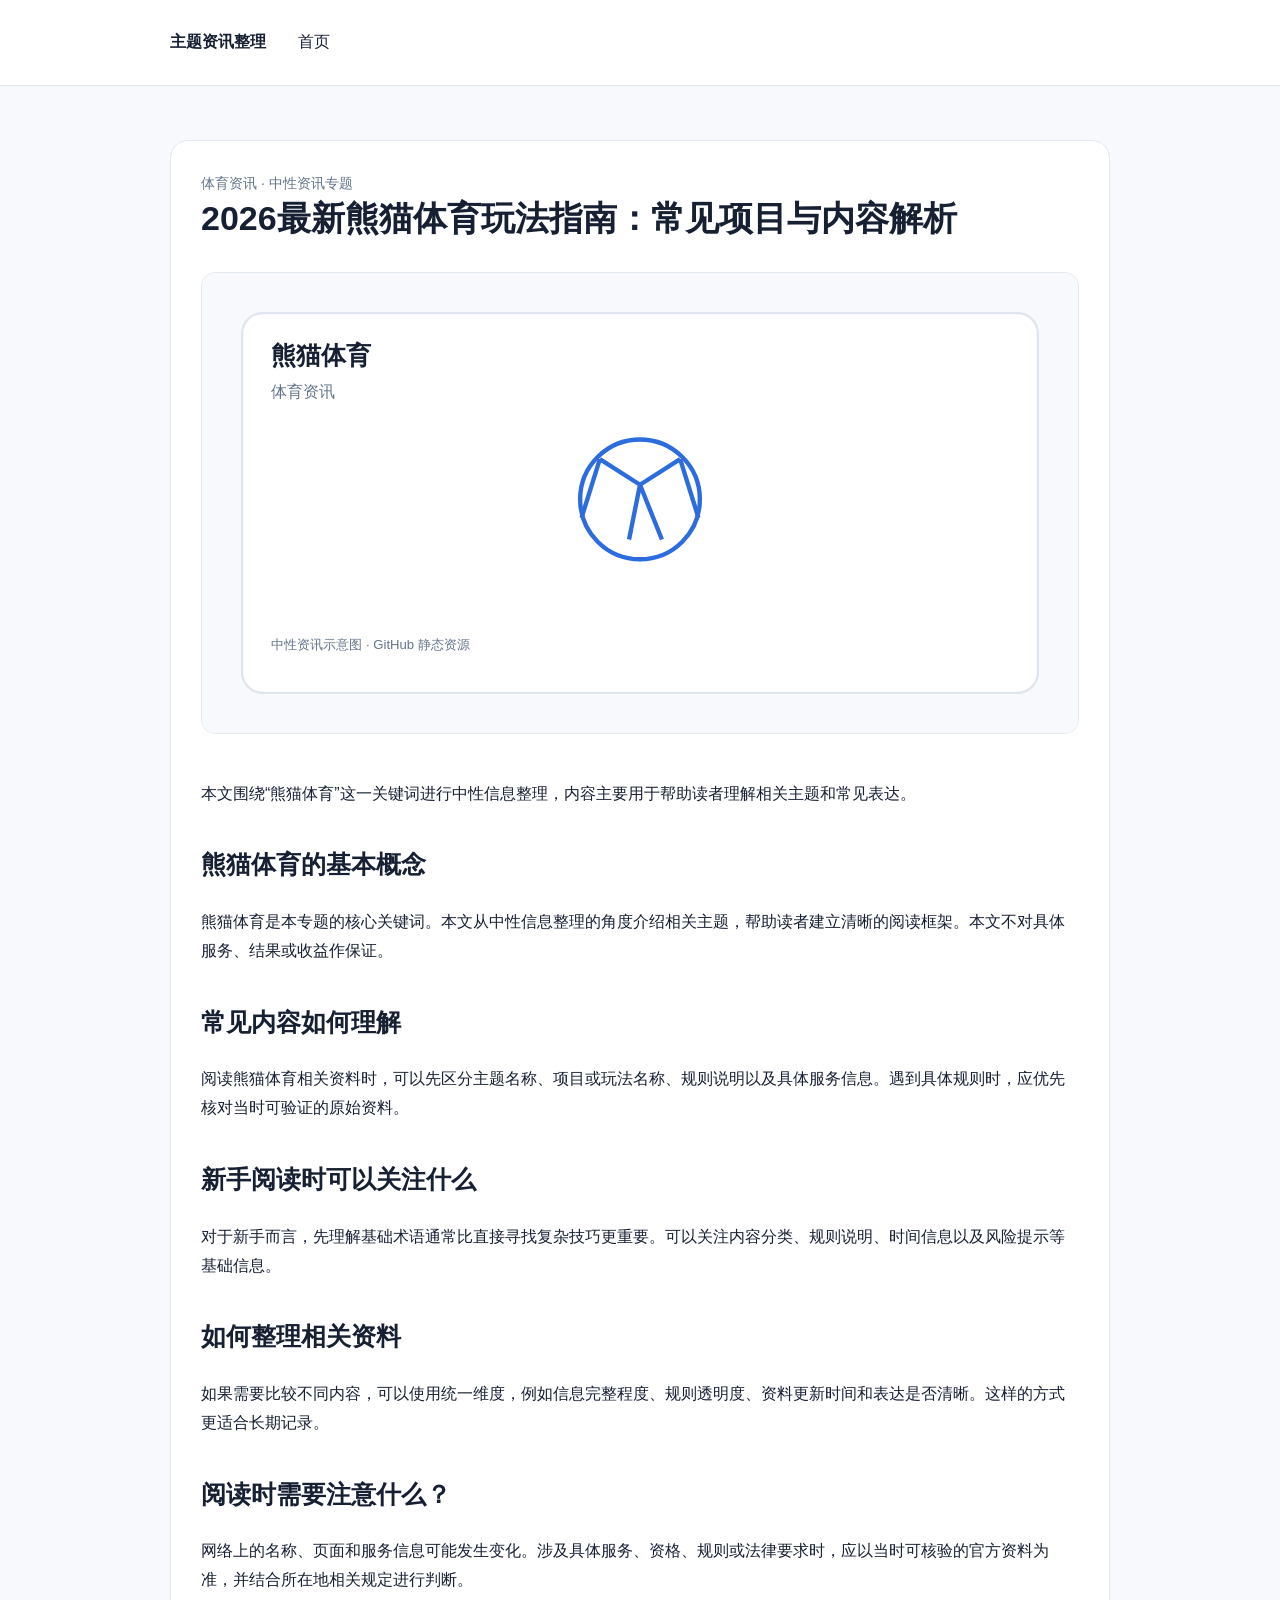
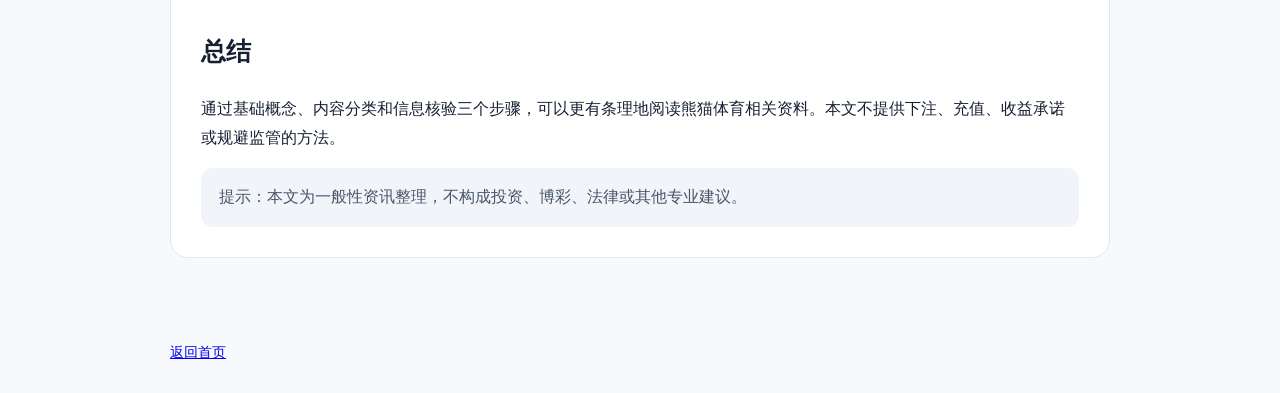
<file: github_neutral_seo_site/articles/panda-sports.html>
<!doctype html><html lang="zh-CN"><head><meta charset="utf-8"><meta name="viewport" content="width=device-width,initial-scale=1"><title>2026最新熊猫体育玩法指南：常见项目与内容解析</title><meta name="description" content="2026最新熊猫体育玩法指南：常见项目与内容解析。从中性资讯角度整理熊猫体育的基础概念、常见内容与阅读建议。"><link rel="stylesheet" href="../style.css"></head><body><header class="top"><div class="wrap"><strong>主题资讯整理</strong> <nav style="display:inline-block;margin-left:28px"><a href="../index.html">首页</a></nav></div></header><main class="wrap"><article class="article"><div class="meta">体育资讯 · 中性资讯专题</div><h1>2026最新熊猫体育玩法指南：常见项目与内容解析</h1><img class="cover" src="../images/panda-sports.svg" alt="熊猫体育主题资讯示意图" loading="lazy"><p>本文围绕“熊猫体育”这一关键词进行中性信息整理，内容主要用于帮助读者理解相关主题和常见表达。</p><h2>熊猫体育的基本概念</h2><p>熊猫体育是本专题的核心关键词。本文从中性信息整理的角度介绍相关主题，帮助读者建立清晰的阅读框架。本文不对具体服务、结果或收益作保证。</p><h2>常见内容如何理解</h2><p>阅读熊猫体育相关资料时，可以先区分主题名称、项目或玩法名称、规则说明以及具体服务信息。遇到具体规则时，应优先核对当时可验证的原始资料。</p><h2>新手阅读时可以关注什么</h2><p>对于新手而言，先理解基础术语通常比直接寻找复杂技巧更重要。可以关注内容分类、规则说明、时间信息以及风险提示等基础信息。</p><h2>如何整理相关资料</h2><p>如果需要比较不同内容，可以使用统一维度，例如信息完整程度、规则透明度、资料更新时间和表达是否清晰。这样的方式更适合长期记录。</p><h2>阅读时需要注意什么？</h2><p>网络上的名称、页面和服务信息可能发生变化。涉及具体服务、资格、规则或法律要求时，应以当时可核验的官方资料为准，并结合所在地相关规定进行判断。</p><h2>总结</h2><p>通过基础概念、内容分类和信息核验三个步骤，可以更有条理地阅读熊猫体育相关资料。本文不提供下注、充值、收益承诺或规避监管的方法。</p><div class="note">提示：本文为一般性资讯整理，不构成投资、博彩、法律或其他专业建议。</div></article></main><footer class="wrap"><a href="../index.html">返回首页</a></footer></body></html>
</file>
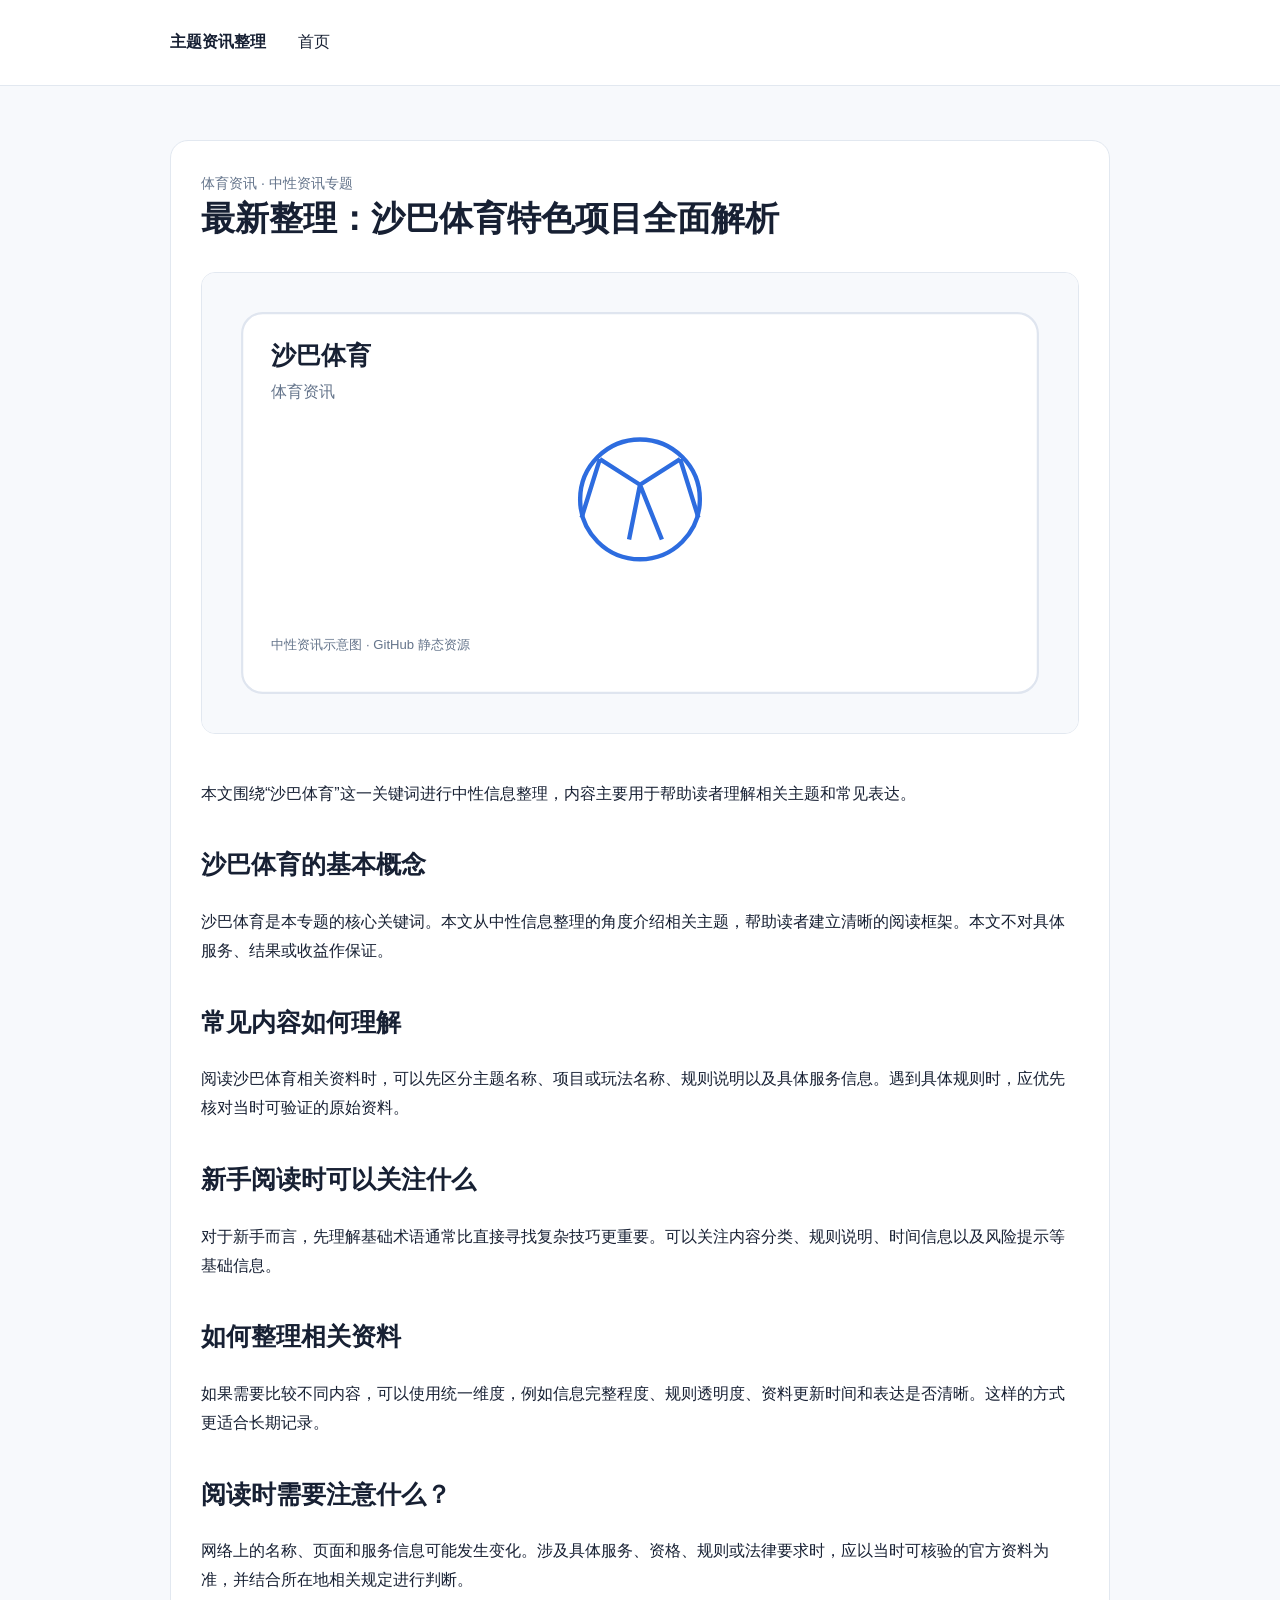
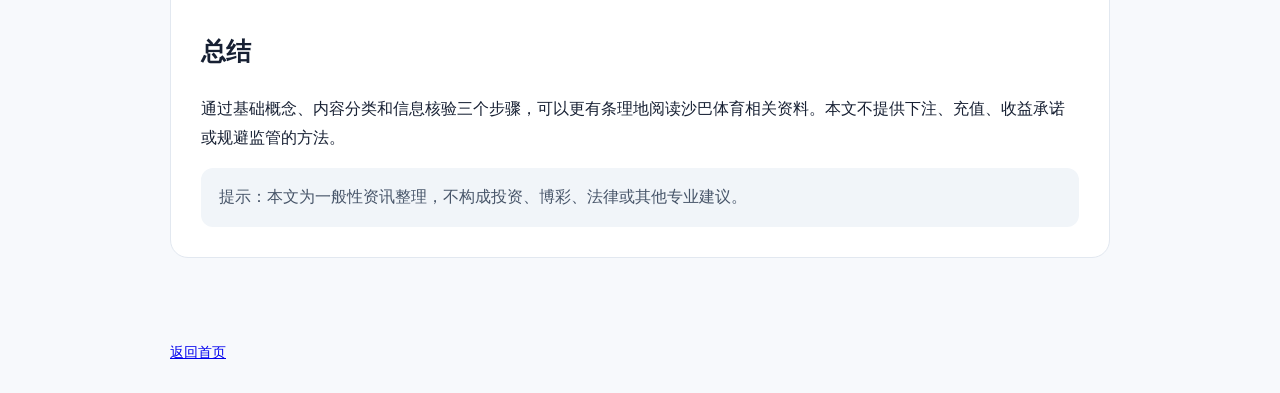
<file: github_neutral_seo_site/articles/shaba-sports.html>
<!doctype html><html lang="zh-CN"><head><meta charset="utf-8"><meta name="viewport" content="width=device-width,initial-scale=1"><title>最新整理：沙巴体育特色项目全面解析</title><meta name="description" content="最新整理：沙巴体育特色项目全面解析。从中性资讯角度整理沙巴体育的基础概念、常见内容与阅读建议。"><link rel="stylesheet" href="../style.css"></head><body><header class="top"><div class="wrap"><strong>主题资讯整理</strong> <nav style="display:inline-block;margin-left:28px"><a href="../index.html">首页</a></nav></div></header><main class="wrap"><article class="article"><div class="meta">体育资讯 · 中性资讯专题</div><h1>最新整理：沙巴体育特色项目全面解析</h1><img class="cover" src="../images/shaba-sports.svg" alt="沙巴体育主题资讯示意图" loading="lazy"><p>本文围绕“沙巴体育”这一关键词进行中性信息整理，内容主要用于帮助读者理解相关主题和常见表达。</p><h2>沙巴体育的基本概念</h2><p>沙巴体育是本专题的核心关键词。本文从中性信息整理的角度介绍相关主题，帮助读者建立清晰的阅读框架。本文不对具体服务、结果或收益作保证。</p><h2>常见内容如何理解</h2><p>阅读沙巴体育相关资料时，可以先区分主题名称、项目或玩法名称、规则说明以及具体服务信息。遇到具体规则时，应优先核对当时可验证的原始资料。</p><h2>新手阅读时可以关注什么</h2><p>对于新手而言，先理解基础术语通常比直接寻找复杂技巧更重要。可以关注内容分类、规则说明、时间信息以及风险提示等基础信息。</p><h2>如何整理相关资料</h2><p>如果需要比较不同内容，可以使用统一维度，例如信息完整程度、规则透明度、资料更新时间和表达是否清晰。这样的方式更适合长期记录。</p><h2>阅读时需要注意什么？</h2><p>网络上的名称、页面和服务信息可能发生变化。涉及具体服务、资格、规则或法律要求时，应以当时可核验的官方资料为准，并结合所在地相关规定进行判断。</p><h2>总结</h2><p>通过基础概念、内容分类和信息核验三个步骤，可以更有条理地阅读沙巴体育相关资料。本文不提供下注、充值、收益承诺或规避监管的方法。</p><div class="note">提示：本文为一般性资讯整理，不构成投资、博彩、法律或其他专业建议。</div></article></main><footer class="wrap"><a href="../index.html">返回首页</a></footer></body></html>
</file>
<file: github_neutral_seo_site/style.css>
:root{--text:#172033;--muted:#64748b;--line:#e2e8f0;--bg:#f7f9fc;--card:#fff;--accent:#2d6cdf}*{box-sizing:border-box}body{margin:0;background:var(--bg);color:var(--text);font-family:-apple-system,BlinkMacSystemFont,"Segoe UI","Microsoft YaHei",Arial,sans-serif;line-height:1.8}.wrap{max-width:980px;margin:auto;padding:28px 20px}.top{background:#fff;border-bottom:1px solid var(--line)}nav a{margin-right:18px;color:var(--text);text-decoration:none}.hero,.article{background:var(--card);border:1px solid var(--line);border-radius:18px;padding:30px;margin:26px 0}h1{line-height:1.35;font-size:34px;margin:0 0 18px}h2{margin-top:34px;font-size:25px}.meta{color:var(--muted);font-size:14px}.cover{width:100%;height:auto;border-radius:14px;border:1px solid var(--line);margin:12px 0 20px}.grid{display:grid;grid-template-columns:repeat(auto-fit,minmax(270px,1fr));gap:18px}.card{background:#fff;border:1px solid var(--line);border-radius:16px;padding:20px}.card h2{margin-top:0;font-size:21px}.card a{color:var(--accent);text-decoration:none}footer{color:var(--muted);font-size:14px;padding:30px 0}.note{background:#f1f5f9;padding:15px 18px;border-radius:12px;color:#475569}
</file>
